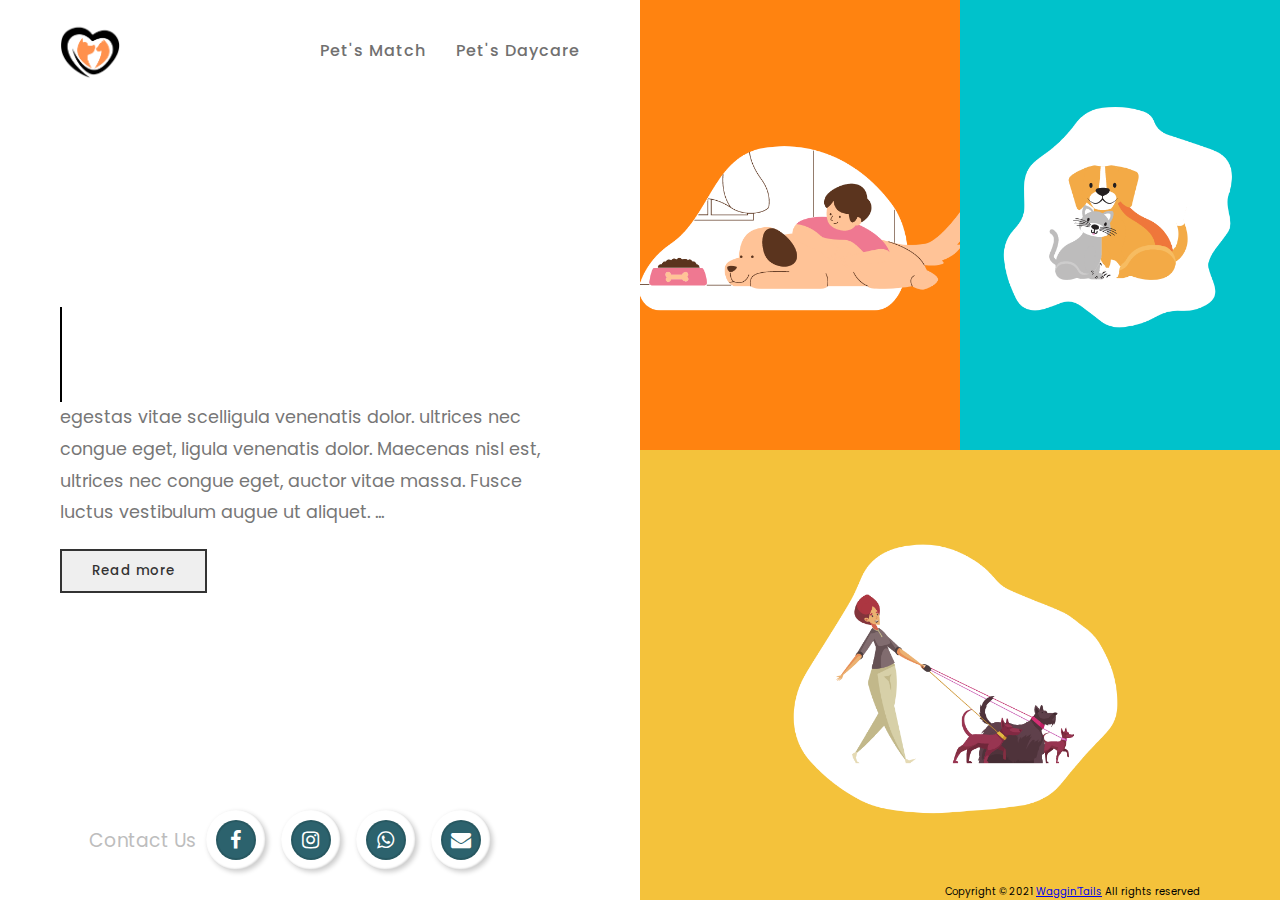
<file: index.html>
<!DOCTYPE html>
<html lang="en">

<head>
  <meta charset="UTF-8">
  <meta name="viewport" content="width=device-width, initial-scale=1.0">
  <meta http-equiv="X-UA-Compatible" content="ie=edge">
  <style>
  </style>
  <link rel="stylesheet" href="css/style.css">
  <link rel="stylesheet" href="https://cdnjs.cloudflare.com/ajax/libs/font-awesome/4.7.0/css/font-awesome.min.css">
  <title>FrontMain</title>
</head>

<body>
  <section class="banner">
    <div class="box content">
      <header>
        <img src="images/Black and Blue Lighting Bolt Edm Music Logo (1).png" alt="Waggin' Tails Logo" width="60" height="60" class="logo">
        <ul>
          <li><a href="2-1SignupPM.html" target="_blank">Pet's Match</a></li>
          <li><a href="2-2SignupV.html" target="_blank">Pet's Daycare</a></li>
        </ul>
      </header>

      <div class="contentBox">
        <h2>WAGGIN' TAILS</h2>
        <p> egestas vitae scelligula venenatis dolor. ultrices nec congue eget,
          ligula venenatis dolor. Maecenas nisl est, ultrices nec congue eget,
          auctor vitae massa. Fusce luctus vestibulum augue ut aliquet.
          <span id="dots">...</span><span id="more">erisque enim
            Nunc sagittis dictum nisi, sed ullamcorper ipsum dignissim ac. In at libero
            sed nunc venenatis imperdiet sed ornare turpis. Donec vitae dui eget tellus
            gravida venenatis. Integer fringilla congue eros non fermentum. Sed dapibus
            pulvinar nibh tempor porta.</span>
        </p>
        <button onclick="myFunction()" id="myBtn">Read more</button>
      </div>
      <ul class="sci">


        <h3>Contact Us</h3>

        <li><a href="#"><i class="fa fa-facebook" aria-hidden="true"></i></a></li>
        <li><a href="#"><i class="fa fa-instagram" aria-hidden="true"></i></a></li>
        <li><a href="#"><i class="fa fa-whatsapp" aria-hidden="true"></i></a></li>
        <li><a href="#"><i class="fa fa-envelope" aria-hidden="true"></i></a></li>
        <br>

      </ul>
      <!-- <div class="bottom">
          <p>Copyright © 2021 <a href="#">Waggin'Tails</a> All rights reserved</p>
      </div> -->
    </div>
    <div class="box images">
      <div class="imgBx">
        <img src="images/Copy of Brown Geometric Flower Bloom Beauty Logo.png" alt="1">
      </div>
      <div class="imgBx">
        <img src="images/Copy of Black Geometric Flower Bloom Beauty Logo.png" alt="2">
      </div>
      <div class="imgBx">
        <img src="images/Copy of Brown & Pink Minimalist Gardening Line Art Logo.png" alt="3">
        <!-- <a href="#" class="btn">Volunteer Login</a> -->
        <div class="bottom">
            <p>Copyright © 2021 <a href="#">Waggin'Tails</a> All rights reserved</p>
        </div>
      </div>

    </div>
  </section>

  <script>
    function myFunction() {
      var dots = document.getElementById("dots");
      var moreText = document.getElementById("more");
      var btnText = document.getElementById("myBtn");

      if (dots.style.display === "none") {
        dots.style.display = "inline";
        btnText.innerHTML = "Read more";
        moreText.style.display = "none";
      } else {
        dots.style.display = "none";
        btnText.innerHTML = "Read less";
        moreText.style.display = "inline";
      }
    }
  </script>

</body>

</html>
</file>
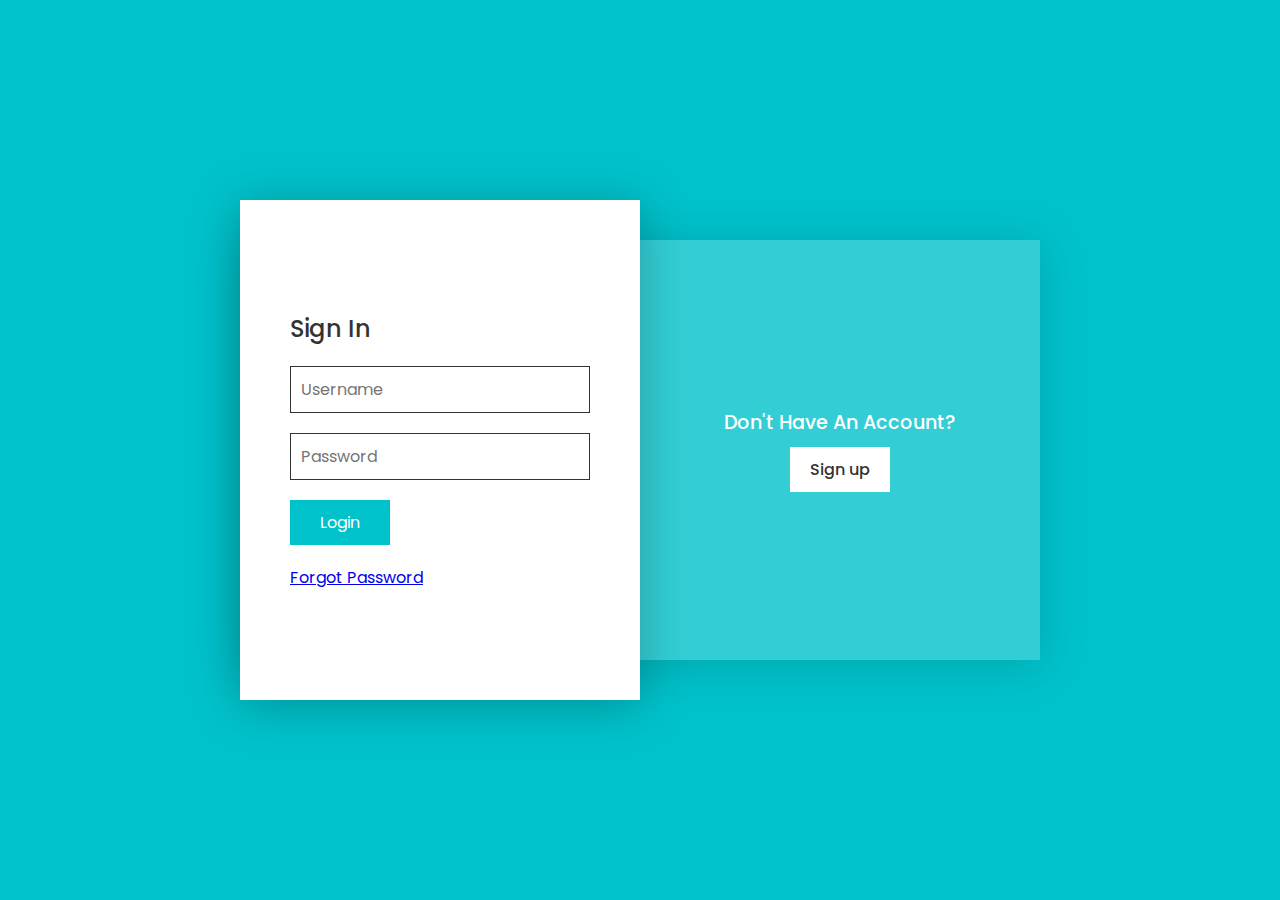
<file: 2-1SignupPM.html>
<!DOCTYPE html>
<html lang="en">
<head>
  <meta charset="UTF-8">
  <meta name="viewport" content="width=device-width, initial-scale=1.0">
  <meta http-equiv="X-UA-Compatible" content="ie=edge">
  <link rel="stylesheet" href="css/2-1SignupPM.css">
  <title>Register</title>
</head>
<body>
  <!-- <form action="https://google.com">
    <input type="submit" value="Go to Google" />
</form> -->

  <div class="container">
      <div class="blueBg">
        <div class="box signin">
          <h2>Already Have An Account?</h2>
          <button class="signinBtn">Sign in</button>
        </div>
        <div class="box signup">
          <h2>Don't Have An Account?</h2>
          <button class="signupBtn">Sign up</button>
        </div>
      </div>
      <div class="formBx">
        <div class="form signinForm">
          <form action="memberArea.html">
            <h3>Sign In</h3>
            <input type="text" id="pwd" placeholder="Username" required name="pwd">
            <input type="password" id="pwd" placeholder="Password" required name="pwd">
            <input type="submit" value="Login" />
            <!-- <input type="submit" value="Login For Pet's Daycare"> -->
            <a href="#" class="forgot">Forgot Password</a>
          </form>
        </div>
        <div class="form signupForm">
          <form action="memberArea.html">
            <h3>Sign Up</h3>
            <input type="text" id="pwd" placeholder="Username" required name="pwd">
            <input type="email" id="pwd" placeholder="Email Address" required name="pwd">
            <input type="password" id="pwd" placeholder="Password" required name="pwd">
            <input type="password" id="pwd" placeholder="Confirm Password" required name="pwd">
            <input type="submit" value="Register">
            <!-- <input type="submit" value="Register For Pet's Daycare"> -->
          </form>
        </div>
      </div>
    </div>

    <script>
      const signinBtn = document.querySelector('.signinBtn');
      const signupBtn = document.querySelector('.signupBtn');
      const formBx = document.querySelector('.formBx');
      const body = document.querySelector('body');

      signupBtn.onclick = function(){
        formBx.classList.add('active')
        body.classList.add('active')
      }

      signinBtn.onclick = function(){
        formBx.classList.remove('active')
        body.classList.remove('active')
      }

    </script>
</body>
</html>
</file>
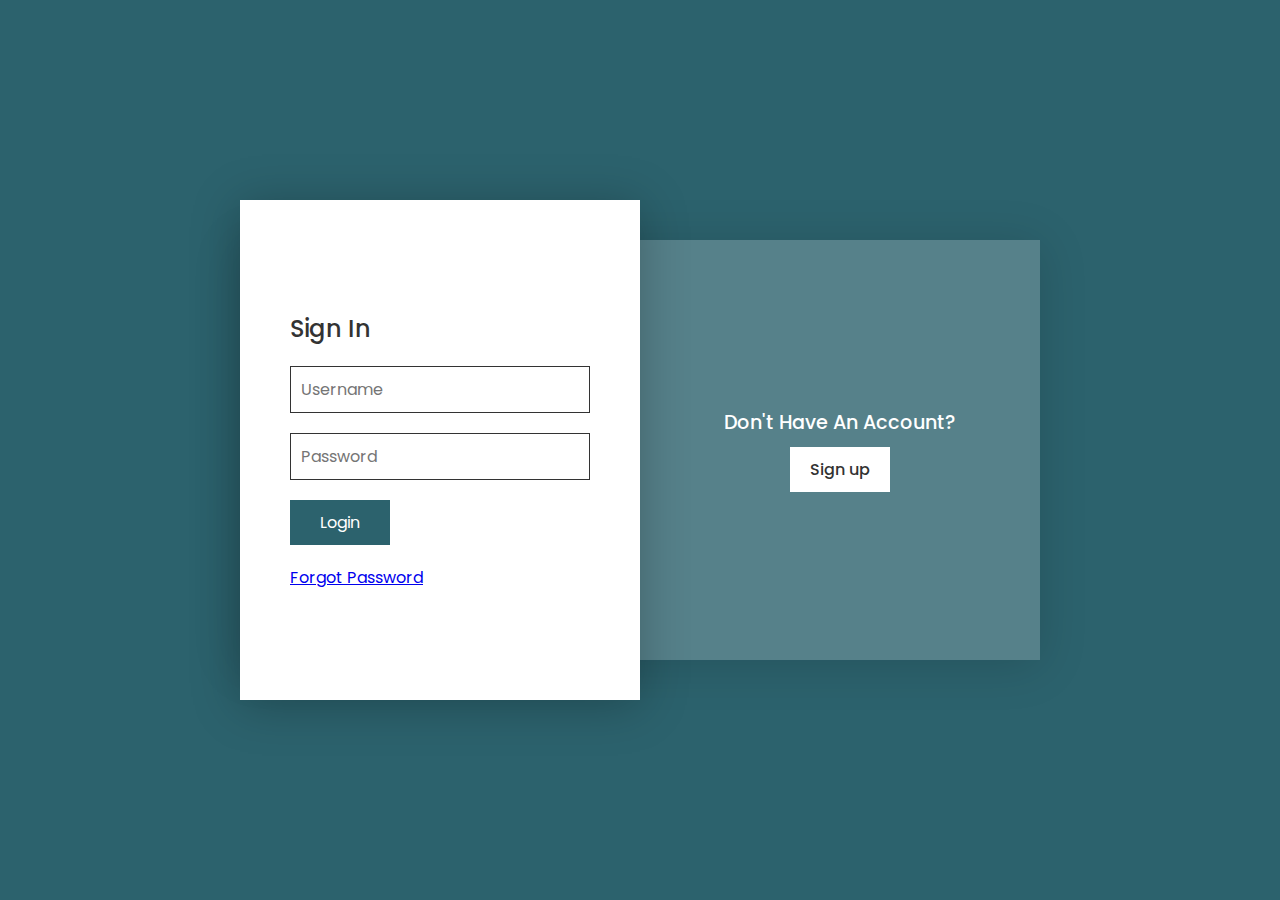
<file: 2-2SignupV.html>
<!DOCTYPE html>
<html lang="en">
<head>
  <meta charset="UTF-8">
  <meta name="viewport" content="width=device-width, initial-scale=1.0">
  <meta http-equiv="X-UA-Compatible" content="ie=edge">
  <link rel="stylesheet" href="css/2-2SignupV.css">
  <title>Register</title>
</head>
<body>

  <div class="container">
      <div class="blueBg">
        <div class="box signin">
          <h2>Already Have An Account?</h2>
          <button class="signinBtn">Sign in</button>
        </div>
        <div class="box signup">
          <h2>Don't Have An Account?</h2>
          <button class="signupBtn">Sign up</button>
        </div>
      </div>
      <div class="formBx">
        <div class="form signinForm">
          <form action="1vmemberArea.html">
            <h3>Sign In</h3>
            <input type="text" id="pwd" placeholder="Username" required name="pwd">
            <input type="password" id="pwd" placeholder="Password" required name="pwd">
            <a href="vmemberArea.html" target="_blank">
              <input type="submit" value="Login">
            </a>
            <!-- <input type="submit" value="Login For Pet's Daycare"> -->
            <a href="#" class="forgot">Forgot Password</a>
          </form>
        </div>

        <div class="form signupForm">
          <form action="1vmemberArea.html">
            <h3>Sign Up</h3>
            <input type="text" id="pwd" placeholder="Username" required name="pwd">
            <input type="email" id="pwd" placeholder="Email Address" required name="pwd">
            <input type="password" id="pwd" placeholder="Password" required name="pwd">
            <input type="password" id="pwd" placeholder="Confirm Password" required name="pwd">
            <input type="submit" value="Register">
            <!-- <input type="submit" value="Register For Pet's Daycare"> -->
          </form>
        </div>
      </div>
    </div>
    <script>

      const signinBtn = document.querySelector('.signinBtn');
      const signupBtn = document.querySelector('.signupBtn');
      const formBx = document.querySelector('.formBx');
      const body = document.querySelector('body');

      signupBtn.onclick = function(){
        formBx.classList.add('active')
        body.classList.add('active')
      }

      signinBtn.onclick = function(){
        formBx.classList.remove('active')
        body.classList.remove('active')
      }

    </script>
</body>
</html>
</file>
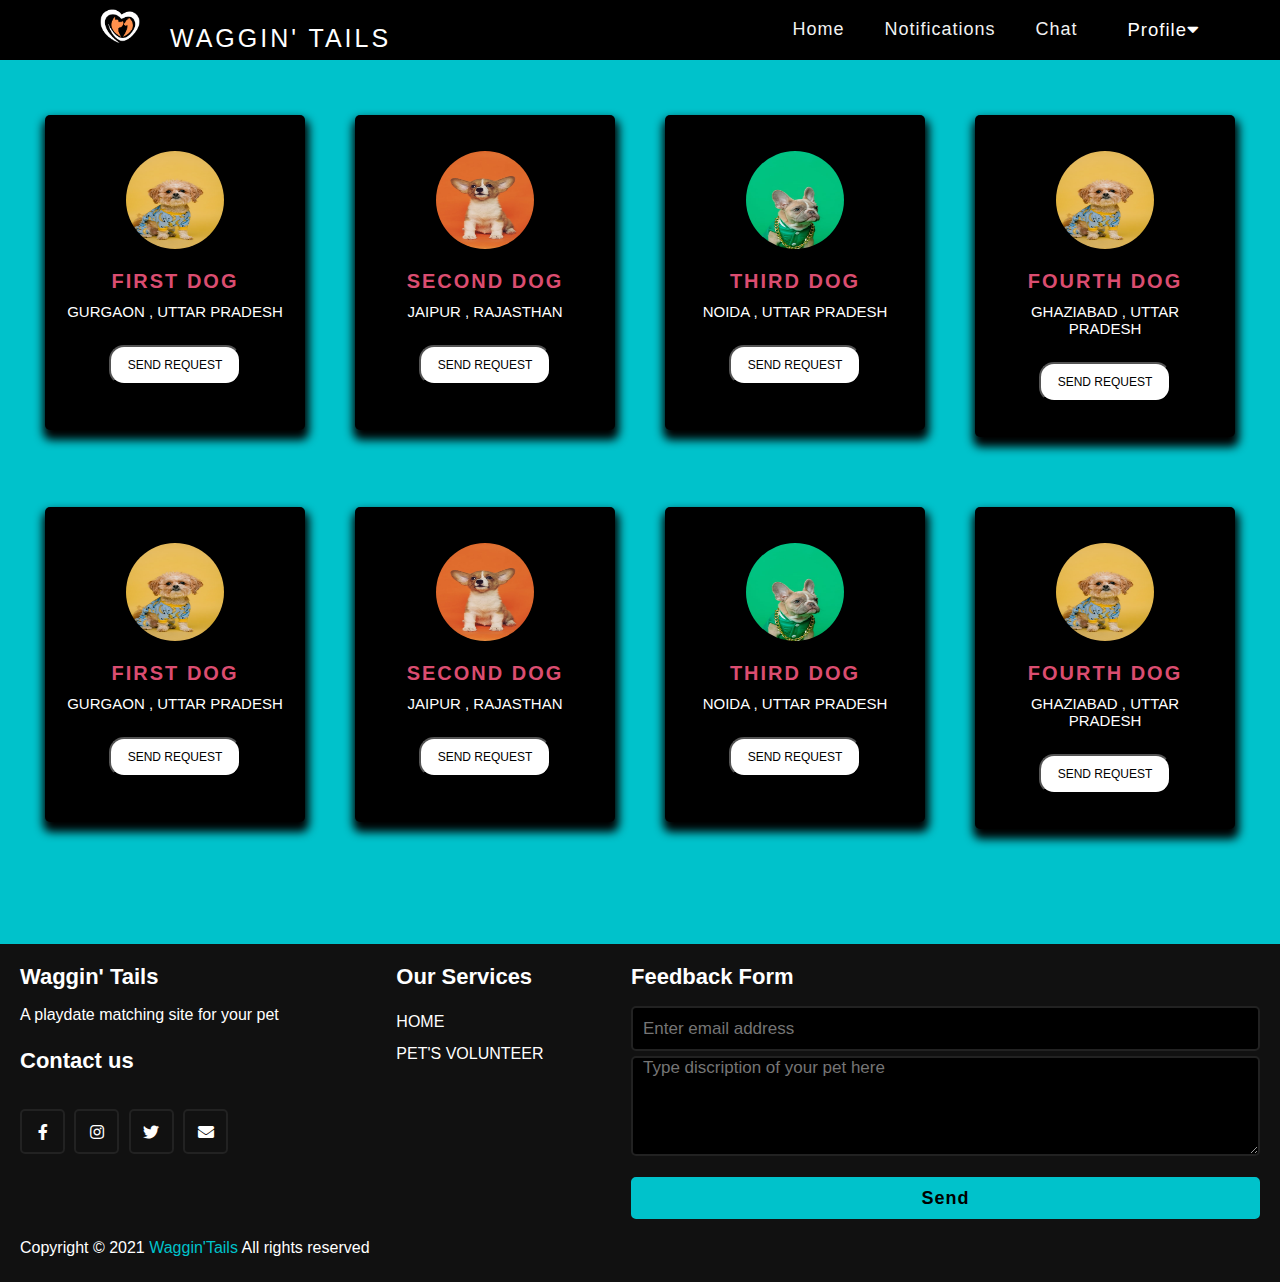
<file: memberArea.html>
<!DOCTYPE html>
<html lang="en">

<head>
    <meta charset="UTF-8">
    <meta http-equiv="X-UA-Compatible" content="IE=edge">
    <meta name="viewport" content="width=device-width, initial-scale=1.0">
    <link rel="stylesheet" href="https://cdnjs.cloudflare.com/ajax/libs/font-awesome/5.15.2/css/all.min.css" />
    <title>Document</title>
    <link rel="stylesheet" type="text/css" href="css/memberArea.css">
</head>

<body>
    <div class="wrapper">
        <div class="header">
            <nav>
                <div class="heading"><img src="images/Ash Grey Movie Logo.png" style="width: 40px; height: 40px;"><a>WAGGIN' TAILS</a></div>
                <input type="checkbox" id="click">
                <label for="click" class="menu-btn">
                  <i class="fas fa-bars"></i>
                </label>
                <ul>
                    <li><a href="1MainPageWT.html">Home</a></li>
                    <li><a href="#">Notifications</a></li>
                    <li><a href="#">Chat</a></li>
                    <li>
                        <div class="dropdown">
                            <button class="dropbtn">Profile<i class="fa fa-caret-down"></i></button>
                            <div class="dropdown-content">
                                <a href="3-1PetsProfilePM\index.html">Edit pet profile</a>
                                <a href="UserProfile.html">User profile</a>
                            </div>
                        </div>
                    </li>
                </ul>
            </nav>
        </div>
        <div class="cards_wrap">
            <div class="card_item">
                <div class="card_inner">
                    <div><img class="image" src="images/dog14.jpg"></div>
                    <div class="role_name">FIRST DOG</div>
                    <div class="place_name">GURGAON , UTTAR PRADESH</div>
                    <div class="button">
                        <button class="btn">SEND REQUEST</button>
                    </div>
                </div>
            </div>
            <div class="card_item">
                <div class="card_inner">
                    <div><img class="image" src="images/dog4.jpg"></div>
                    <div class="role_name">SECOND DOG</div>
                    <div class="place_name">JAIPUR , RAJASTHAN</div>
                    <div class="button">
                        <button class="btn">SEND REQUEST</button>
                    </div>
                </div>
            </div>
            <div class="card_item">
                <div class="card_inner">
                    <div><img class="image" src="images/dog6.jpg"></div>
                    <div class="role_name">THIRD DOG</div>
                    <div class="place_name">NOIDA , UTTAR PRADESH</div>
                    <div class="button">
                        <button class="btn">SEND REQUEST</button>
                    </div>
                </div>
            </div>
            <div class="card_item">
                <div class="card_inner">
                    <div><img class="image" src="images/dog14.jpg"></div>
                    <div class="role_name">FOURTH DOG</div>
                    <div class="place_name">GHAZIABAD , UTTAR PRADESH</div>
                    <div class="button">
                        <button class="btn">SEND REQUEST</button>
                    </div>
                </div>
            </div>
            <div class="card_item">
                <div class="card_inner">
                    <div><img class="image" src="images/dog14.jpg"></div>
                    <div class="role_name">FIRST DOG</div>
                    <div class="place_name">GURGAON , UTTAR PRADESH</div>
                    <div class="button">
                        <button class="btn">SEND REQUEST</button>
                    </div>
                </div>
            </div>
            <div class="card_item">
                <div class="card_inner">
                    <div><img class="image" src="images/dog4.jpg"></div>
                    <div class="role_name">SECOND DOG</div>
                    <div class="place_name">JAIPUR , RAJASTHAN</div>
                    <div class="button">
                        <button class="btn">SEND REQUEST</button>
                    </div>
                </div>
            </div>
            <div class="card_item">
                <div class="card_inner">
                    <div><img class="image" src="images/dog6.jpg"></div>
                    <div class="role_name">THIRD DOG</div>
                    <div class="place_name">NOIDA , UTTAR PRADESH</div>
                    <div class="button">
                        <button class="btn">SEND REQUEST</button>
                    </div>
                </div>
            </div>
            <div class="card_item">
                <div class="card_inner">
                    <div><img class="image" src="images/dog14.jpg"></div>
                    <div class="role_name">FOURTH DOG</div>
                    <div class="place_name">GHAZIABAD , UTTAR PRADESH</div>
                    <div class="button">
                        <button class="btn">SEND REQUEST</button>
                    </div>
                </div>
            </div>
        </div>
        <footer>
            <div class="content">
                <div class="left">
                    <div class="upper">
                        <div class="topic">Waggin' Tails</div>
                        <p> A playdate matching site for your pet </p>
                    </div>
                    <div class="lower">
                        <div class="topic">Contact us</div>
                        <div class="media-icons">
                            <a href="#"><i class="fab fa-facebook-f"></i></a>
                            <a href="#"><i class="fab fa-instagram"></i></a>
                            <a href="#"><i class="fab fa-twitter"></i></a>
                            <a href="#"><i class="fas fa-envelope"></i></a>
                        </div>
                    </div>
                </div>
                <div class="middle">
                    <div class="topic">Our Services</div>
                    <div><a href="#">HOME</a></div>
                    <div><a href="#">PET'S VOLUNTEER</a></div>
                </div>
                <div class="right">
                    <div class="topic">Feedback Form</div>
                    <form action="#">
                        <div id="box"><input type="email" placeholder="Enter email address"></div>
                        <div id="box"></div><textarea required name="myText" placeholder="Type discription of your pet here" cols="60" rows="5"></textarea>
                        <div>

                            <input type="submit" name="" value="Send">
                    </form>
                    </div>
                </div>
                <div class="bottom">
                    <p>Copyright © 2021 <a href="#">Waggin'Tails</a> All rights reserved</p>
                </div>
        </footer>

</body>

</html>
</file>
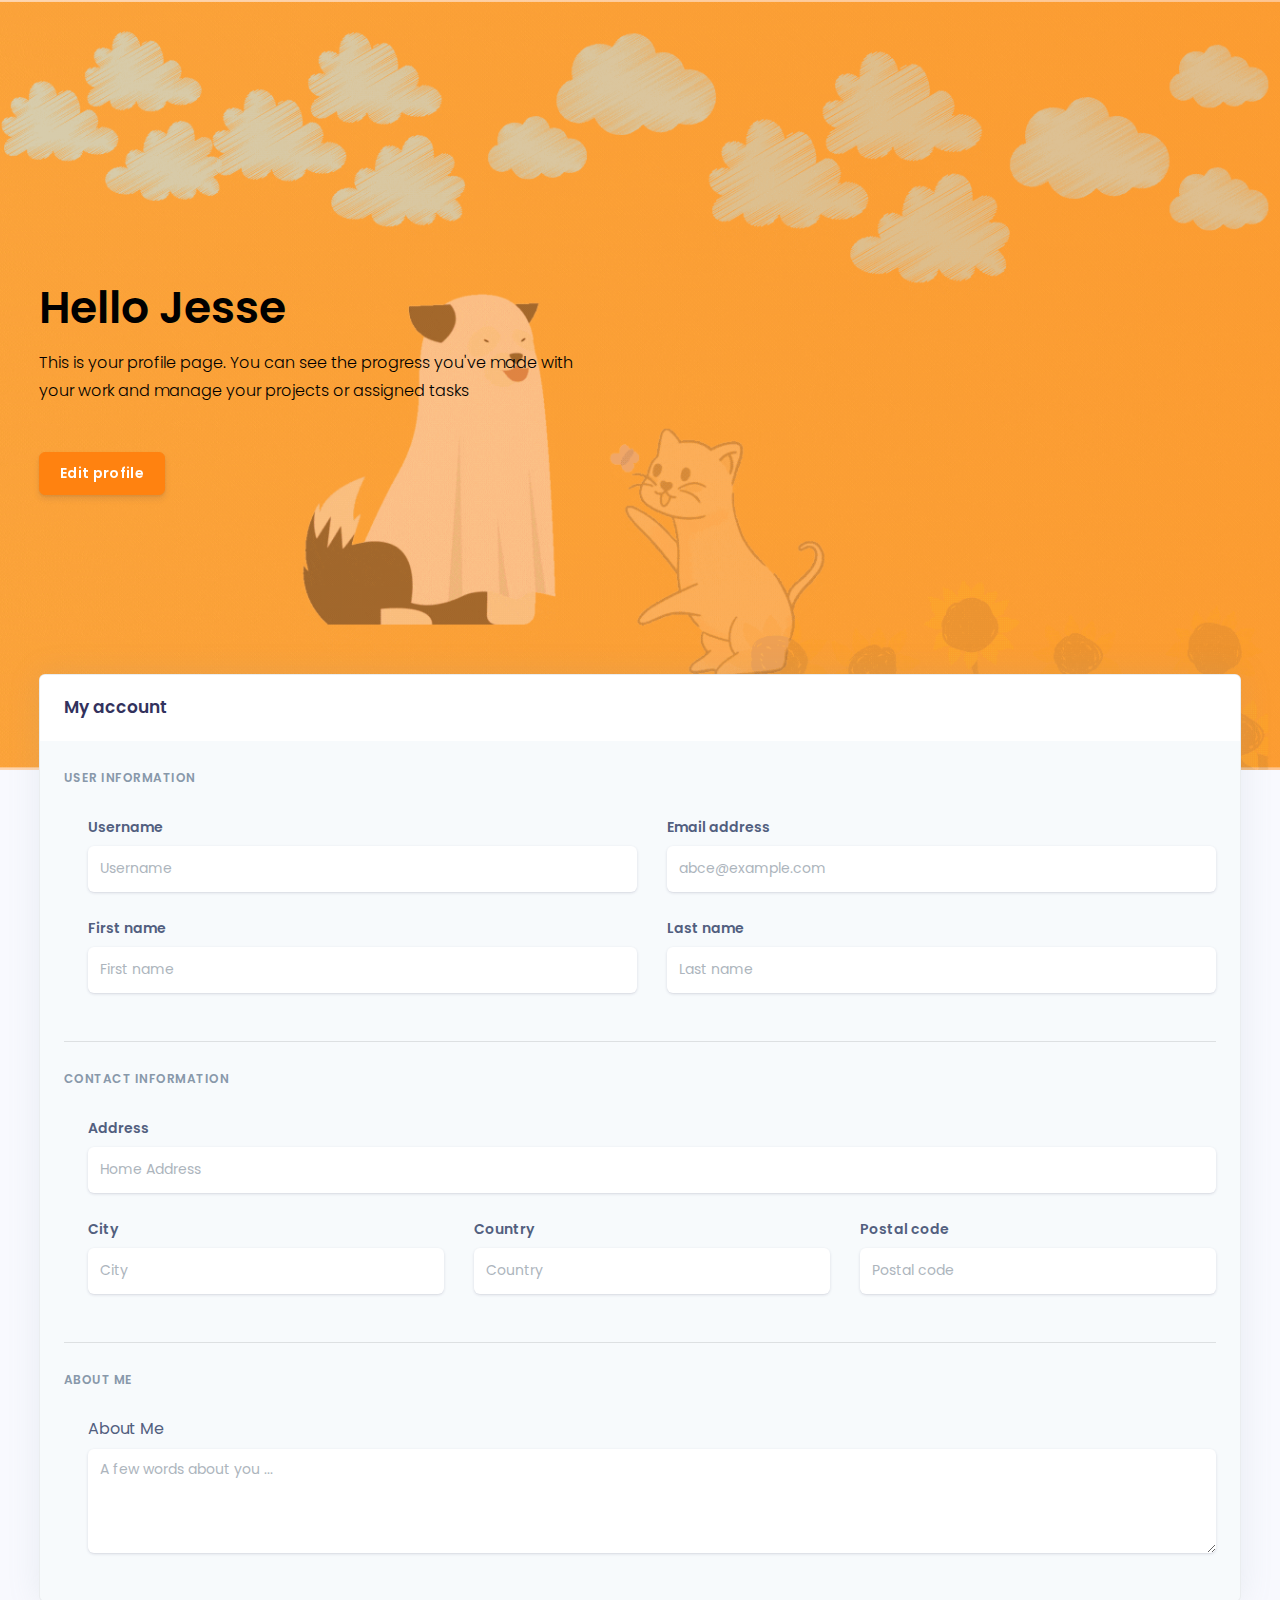
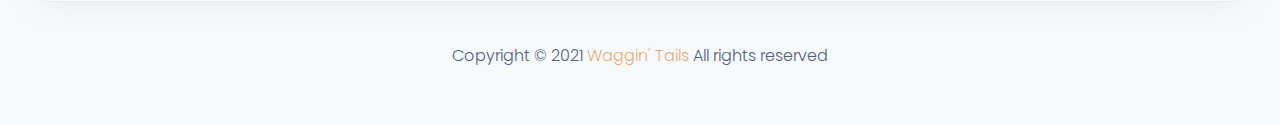
<file: UserProfile.html>
<!DOCTYPE html>
<html lang="en">
<head>
  <meta charset="UTF-8">
  <meta name="viewport" content="width=device-width, initial-scale=1.0">
  <meta http-equiv="X-UA-Compatible" content="ie=edge">
  <link rel="stylesheet" href="css/UserProfile.css">
  <link href="https://fonts.googleapis.com/css?family=Open+Sans:300,400,600,700" rel="stylesheet">
  <title>Document</title>
</head>

<body>
  <div class="main-content">



    <div class="header pb-8 pt-5 pt-lg-8 d-flex align-items-center" style="min-height: 770px; background-image: url('images/Yellow and Orange Simple Clean Digital Guess That  Zoomed In Picture Game Fun Presentation.gif'); background-size: cover; background-position: center top;">

      <!-- Mask -->
      <span class="mask bg-gradient-default opacity-8"></span>
      <!-- Header container -->
      <div class="container-fluid d-flex align-items-center">
        <div class="row">
          <div class="col-lg-7 col-md-10">
            <h1 class="display-2 text-white">Hello Jesse</h1>
            <p class="text-white mt-0 mb-5">This is your profile page. You can see the progress you've made with your work and manage your projects or assigned tasks</p>
            <a href="#!" class="btn btn-info">Edit profile</a>
          </div>
        </div>
      </div>
    </div>
    <!-- Page content -->
    <div class="container-fluid mt--7">
      <div class="row">
        <div class="col-xl-8 order-xl-1">
          <div class="card bg-secondary shadow">
            <div class="card-header bg-white border-0">
              <div class="row align-items-center">
                <div class="col-8">
                  <h3 class="mb-0">My account</h3>
                </div>
              </div>
            </div>
            <div class="card-body">
              <form>
                <h6 class="heading-small text-muted mb-4">User information</h6>
                <div class="pl-lg-4">
                  <div class="row">
                    <div class="col-lg-6">
                      <div class="form-group focused">
                        <label class="form-control-label" for="input-username">Username</label>
                        <input type="text" id="input-username" class="form-control form-control-alternative" placeholder="Username">
                      </div>
                    </div>
                    <div class="col-lg-6">
                      <div class="form-group">
                        <label class="form-control-label" for="input-email">Email address</label>
                        <input type="email" id="input-email" class="form-control form-control-alternative" placeholder="abce@example.com">
                      </div>
                    </div>
                  </div>
                  <div class="row">
                    <div class="col-lg-6">
                      <div class="form-group focused">
                        <label class="form-control-label" for="input-first-name">First name</label>
                        <input type="text" id="input-first-name" class="form-control form-control-alternative" placeholder="First name">
                      </div>
                    </div>
                    <div class="col-lg-6">
                      <div class="form-group focused">
                        <label class="form-control-label" for="input-last-name">Last name</label>
                        <input type="text" id="input-last-name" class="form-control form-control-alternative" placeholder="Last name">
                      </div>
                    </div>
                  </div>
                </div>
                <hr class="my-4">
                <!-- Address -->
                <h6 class="heading-small text-muted mb-4">Contact information</h6>
                <div class="pl-lg-4">
                  <div class="row">
                    <div class="col-md-12">
                      <div class="form-group focused">
                        <label class="form-control-label" for="input-address">Address</label>
                        <input id="input-address" class="form-control form-control-alternative" placeholder="Home Address" type="text">
                      </div>
                    </div>
                  </div>
                  <div class="row">
                    <div class="col-lg-4">
                      <div class="form-group focused">
                        <label class="form-control-label" for="input-city">City</label>
                        <input type="text" id="input-city" class="form-control form-control-alternative" placeholder="City">
                      </div>
                    </div>
                    <div class="col-lg-4">
                      <div class="form-group focused">
                        <label class="form-control-label" for="input-country">Country</label>
                        <input type="text" id="input-country" class="form-control form-control-alternative" placeholder="Country">
                      </div>
                    </div>
                    <div class="col-lg-4">
                      <div class="form-group">
                        <label class="form-control-label" for="input-country">Postal code</label>
                        <input type="number" id="input-postal-code" class="form-control form-control-alternative" placeholder="Postal code">
                      </div>
                    </div>
                  </div>
                </div>
                <hr class="my-4">
                <!-- Description -->
                <h6 class="heading-small text-muted mb-4">About me</h6>
                <div class="pl-lg-4">
                  <div class="form-group focused">
                    <label>About Me</label>
                    <textarea rows="4" class="form-control form-control-alternative" placeholder="A few words about you ..."></textarea>
                  </div>
                </div>
              </form>
            </div>
          </div>
        </div>
      </div>
    </div>
  </div>
  <footer class="footer">
    <div class="row align-items-center justify-content-xl-between">
      <div class="col-xl-6 m-auto text-center">
        <div class="copyright">
        <p>Copyright © 2021 <a href="#">Waggin' Tails</a> All rights reserved</p>
        </div>
      </div>
    </div>
  </footer>
</body>

</html>
</file>
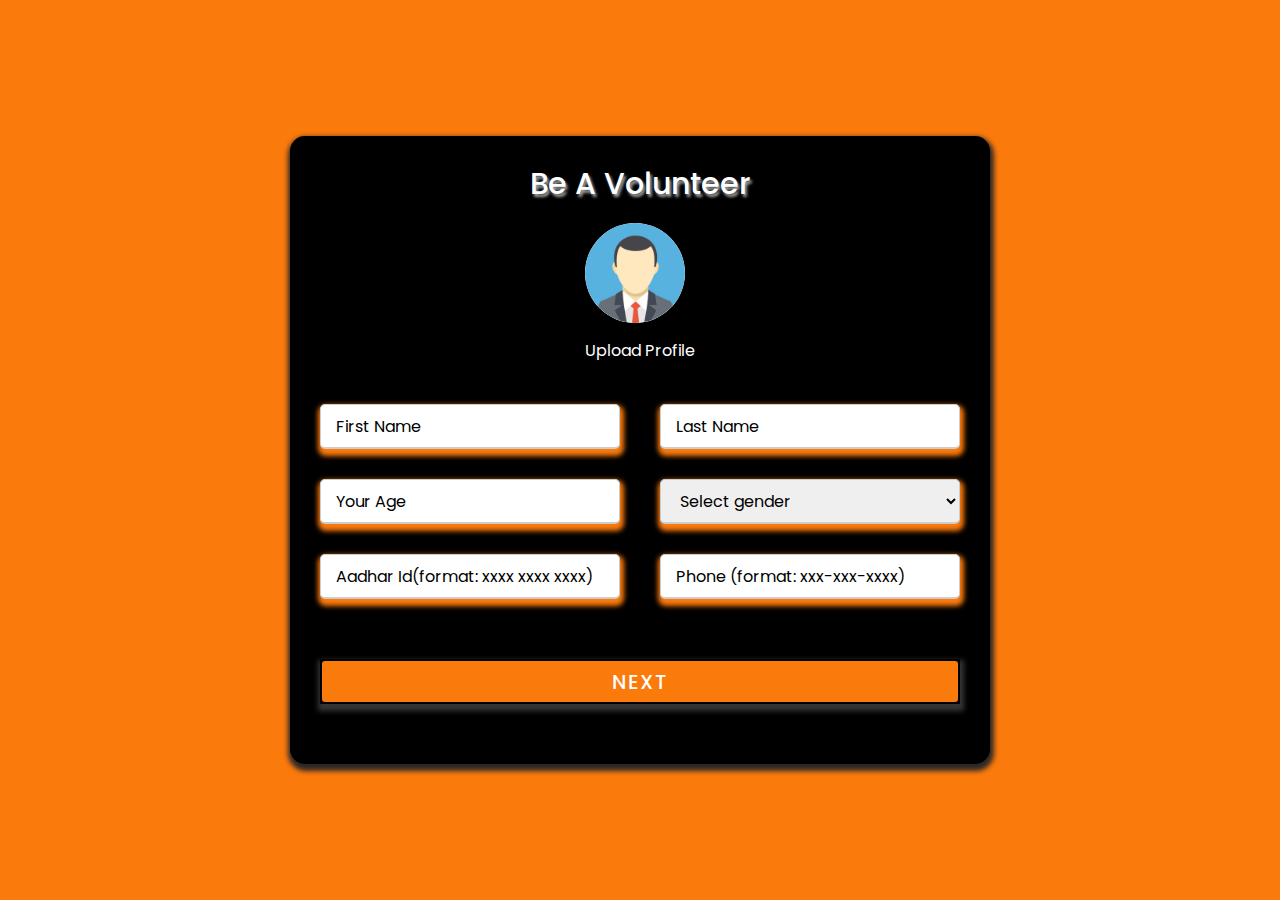
<file: volunteerSignup.html>
<!DOCTYPE html>
<html lang="en">

<head>
    <meta charset="UTF-8">
    <meta http-equiv="X-UA-Compatible" content="IE=edge">
    <meta name="viewport" content="width=device-width, initial-scale=1.0">
    <link rel="stylesheet" type="text/css" href="css/volunteerSignup.css">
    <title>Volunteer 1</title>
</head>

<body>
    <div class="container">
        <div class="title">Be A Volunteer</div>
        <div class="profile">
            <div class="profile-image">
                <div class="profile-images-card">
                    <div class="profile-images">
                        <img src="images/card-img.jpg" id="upload-img">
                    </div>
                    <div class="custom-file">
                        <label for="fileupload">Upload Profile</label>
                        <input type="file" id="fileupload">
                    </div>
                </div>
            </div>
        </div>
        <div class="content">
            <form action="#">
                <div class="volunteer-details">
                    <div class="input-box">
                        <span class="details"></span>
                        <input type="text" placeholder="First Name" required>
                    </div>

                    <div class="input-box">
                        <span class="details"></span>
                        <input type="text" placeholder="Last Name" required>
                    </div>

                    <div class="input-box">
                        <span class="details"></span>
                        <input type="number" placeholder="Your Age" required>
                    </div>


                    <div class="input-box">
                        <span class="details"></span>
                        <select name="gender">
                            <option selected disabled required>Select gender</option>
                            <option value="male">MALE</option>
                            <option value="female">FEMALE</option>
                            <option value="female">OTHER</option>
                        </select>
                    </div>

                    <div class="input-box">
                        <span class="details"></span>
                        <input type="text" pattern="^\d{4}-\d{4}-\d{4}$" required name="aadhar" placeholder="Aadhar Id(format: xxxx xxxx xxxx)">
                    </div>

                    <div class="input-box">
                        <span class="details"></span>
                        <input type="tel" pattern="^\d{3}-\d{3}-\d{4}$" placeholder="Phone (format: xxx-xxx-xxxx)" required>
                    </div>
                </div>
                <div class="button">
                    <button class="btn"><a href="volunteerSignup2.html">NEXT</a></button>
                </div>
            </form>
        </div>
    </div>

    <script src="jquery-latest.min.js"></script>
    <script>
        $(function() {
            $("#fileupload").change(function(event) {
                var x = URL.createObjectURL(event.target.files[0]);
                $("#upload-img").attr("src", x);
                console.log(event);
            });
        })
    </script>
</body>

</html>
</file>
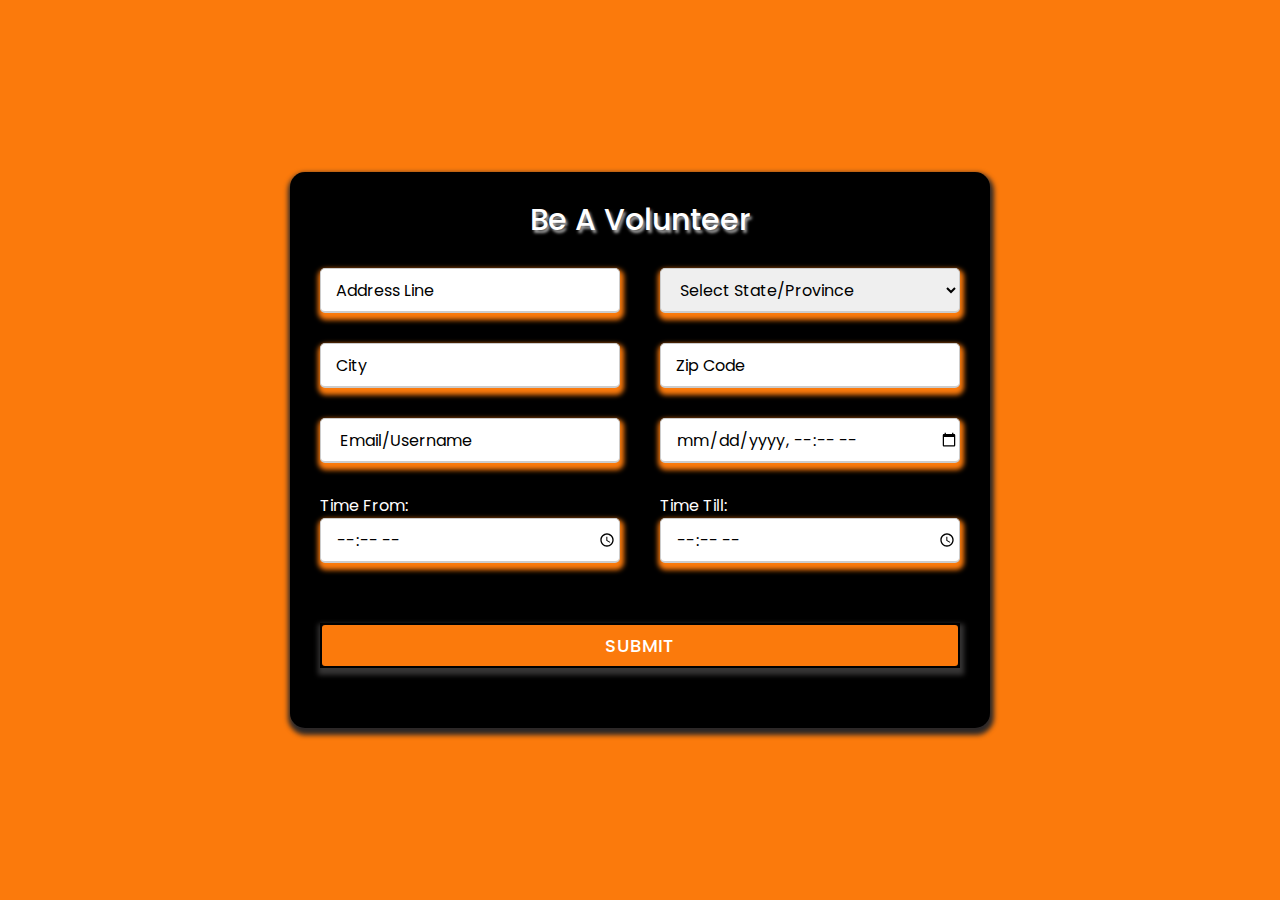
<file: volunteerSignup2.html>
<!DOCTYPE html>
<html lang="en">

<head>
    <meta charset="UTF-8">
    <meta http-equiv="X-UA-Compatible" content="IE=edge">
    <meta name="viewport" content="width=device-width, initial-scale=1.0">
    <link rel="stylesheet" type="text/css" href="css/volunteerSignup.css">
    <title>volunteer 2</title>
</head>

<body>
    <div class="container">
        <div class="title">Be A Volunteer</div>
        <div class="content">
            <form action="#">
                <div class="volunteer-details">
                    <div class="input-box">
                        <span class="details"></span>
                        <input type="text" placeholder="Address Line" required>
                    </div>
                    <div class="input-box">
                        <span class="details"></span>
                        <select name="state">
                            <option selected disabled required>Select State/Province</option>
                            <option value="Andaman and Nicobar Islands">Andaman and Nicobar Islands</option>
                            <option value="Andhra Pradesh">Andhra Pradesh</option>
                            <option value="Arunachal Pradesh">Arunachal Pradesh</option>
                            <option value="Assam">Assam</option>
                            <option value="Bihar">Bihar</option>
                            <option value="Chandigarh">Chandigarh</option>
                            <option value="Chhattisgarh">Chhattisgarh</option>
                            <option value="Dadra and Nagar Haveli">Dadra and Nagar Haveli</option>
                            <option value="Daman and Diu">Daman and Diu</option>
                            <option value="Delhi">Delhi</option>
                            <option value="Goa">Goa</option>
                            <option value="Gujarat">Gujarat</option>
                            <option value="Haryana">Haryana</option>
                            <option value="Himachal Pradesh">Himachal Pradesh</option>
                            <option value="Jammu and Kashmir">Jammu and Kashmir</option>
                            <option value="Jharkhand">Jharkhand</option>
                            <option value="Karnataka">Karnataka</option>
                            <option value="Kerala">Kerala</option>
                            <option value="Lakshadweep">Lakshadweep</option>
                            <option value="Madhya Pradesh">Madhya Pradesh</option>
                            <option value="Maharashtra">Maharashtra</option>
                            <option value="Manipur">Manipur</option>
                            <option value="Meghalaya">Meghalaya</option>
                            <option value="Mizoram">Mizoram</option>
                            <option value="Nagaland">Nagaland</option>
                            <option value="Orissa">Orissa</option>
                            <option value="Pondicherry">Pondicherry</option>
                            <option value="Punjab">Punjab</option>
                            <option value="Rajasthan">Rajasthan</option>
                            <option value="Sikkim">Sikkim</option>
                            <option value="Tamil Nadu">Tamil Nadu</option>
                            <option value="Tripura">Tripura</option>
                            <option value="Uttaranchal">Uttaranchal</option>
                            <option value="Uttar Pradesh">Uttar Pradesh</option>
                            <option value="West Bengal">West Bengal</option>
                        </select>
                    </div>

                    <div class="input-box">
                        <span class="details"></span>
                        <input type="text" placeholder="City" required>

                    </div>
                    <div class="input-box">
                        <span class="details"></span>
                        <input type="text" placeholder="Zip Code" required>
                    </div>
                    <div class="input-box">
                        <span class="details"></span>
                        <input type="email" placeholder=" Email/Username" required>
                    </div>
                    <div class="input-box">
                        <span class="details"></span>
                            <input type="datetime-local" id="datetime" name="datetime" placeholder="From: Date-Time" required>
                    </div>
                    <div class="input-box">
                        <span class="details"></span>
                        <p style="color:white;">Time From:</p>
                        <input type="time" id="appt" name="appt" required>
                    </div>
                    <div class="input-box">
                        <span class="details"></span>
                        <p style="color:white;">Time Till:</p>
                        <input type="time" id="appt" name="appt" required>
                    </div>
                </div>
                <div class="button">
                    <input type="submit" value="SUBMIT">
                </div>
            </form>
        </div>
    </div>
</body>

</html>
</file>
<file: css/style.css>
@import url('https://fonts.googleapis.com/css?family=Poppins:100,200,300,400,500,600,700,800,900');

#more {
  display: none;
}

* {
  margin: 0;
  padding: 0;
  box-sizing: border-box;
  font-family: 'Poppins', sans-serif;
}

.banner {
  display: grid;
  grid-template-columns: 1fr 1fr;
}

.banner .box {
  position: relative;
  height: 100vh;
}

.banner .box:last-child {
  background: #ff0;
}

header {
  position: absolute;
  top: 0;
  left: 0;
  width: 100%;
  padding: 20px 60px;
  display: flex;
  justify-content: space-between;
  align-items: center;
}

.logo {
  position: relative;
  font-size: 1.4em;
  color: #111;
  font-family: 700;
  text-decoration: none;
}

header ul {
  display: flex;
}

header ul li {
  list-style: none;
  margin-left: 30px;
}

header ul li a {
  text-decoration: none;
  font-weight: 500;
  color: #717070;
  letter-spacing: 1px;
}

header ul li a:hover {
  color: #322;
}

.content {
  display: flex;
  justify-content: center;
  align-items: center;
  padding: 30px 60px;
  /* padding: 60px; */
}
.bottom {
  /* position: absolute;
  bottom: 0px;
  /* right: 145px; */
  /* text-align: center; */
  position: absolute;
  display: flex;
  justify-content: center;
  align-items: center;
  bottom: 0px;
  right: 80px;
  font-size: 10px;
}
.bottom p{
  text-align: center;
}

/* ----------------------------- */
.contentBox h2 {
  width: 0ch;
  overflow: hidden;
  white-space: nowrap;
  animation: text 6s steps(12) infinite;
  border-right: 2px solid black;
}
@keyframes text {
  0%{
    width: 0ch;

  }
  50%{
    width: 12ch;
  }
}

/* ------------------------------------------- */
.content h2 {
  font-size: 4em;
  color: #2c626d;
}

.content p {
  font-size: 1.1em;
  color: #777;
  line-height: 1.8em;
}

.btn {
  position: absolute;
  top: 80%;
  left: 50%;
  transform: translate(-50%, -50%);
  display: inline-block;
  font-size: 0.9em;
  margin-top: 20px;
  background: #333;
  color: #fff;
  text-decoration: none;
  font-weight: 500;
  border: 2px solid #333;
  padding: 10px 30px;
  letter-spacing: 1px;
  transition: 0.5s;
  border-radius: 50px;
}

.btn:hover {
  background: #fff;
  border: 2px solid #333;
  color: #333;
  letter-spacing: 0.5px;
}

#myBtn {
  display: inline-block;
  /* font-size: 1.1em; */
  margin-top: 20px;
  color: #333;
  text-decoration: none;
  font-weight: 500;
  border: 2px solid #333;
  padding: 10px 30px;
  letter-spacing: 1px;
  transition: 0.5s;
}

#myBtn:hover {
  background: #333;
  color: #fff;
  letter-spacing: 2px;
}

.sci {
  position: absolute;
  display: flex;
  width: 90%;
  justify-content: center;
  align-items: center;
  bottom: 30px;
  right: 60px;

}

.sci h3 {
  font-weight: 400;
  color: #bdbdbd;
  letter-spacing: 0px;
}

.sci li {
  list-style: none;
  margin-left: 5px;
}

.sci li a {
  position: relative;
  width: 60px;
  height: 60px;
  display: flex;
  justify-content: center;
  align-items: center;
  background: #fff;
  margin: 0 5px;
  text-decoration: none;
  font-size: 20px;
  border-radius: 50%;
  color: #e2e2e2;
  box-shadow: inset -1px -1px 2px rgba(0, 0, 0, 0.2),
    2px 2px 5px rgba(0, 0, 0, 0.2);
  transition: 0.5s;
}

.sci li a .fa {
  color: #fff;
  position: relative;
  /* max-width: 30px; */
  z-index: 1;
}

.sci li a:hover {
  color: #999;
  transform: translateY(-20px);
  box-shadow: inset -1px -1px 2px rgba(0, 0, 0, 0.2),
    2px 24px 10px rgba(0, 0, 0, 0.1);
}

.sci li a:before {
  content: '';
  position: absolute;
  top: 10px;
  left: 10px;
  right: 10px;
  bottom: 10px;
  border-radius: 50%;
  border: 2px solid rgba(0, 0, 0, 0.1);
  background: #2c626d;
}

.images {
  display: flex;
  flex-wrap: wrap;
}

.images .imgBx {
  position: relative;
  width: 50%;
  height: 50vh;
  background: #0f0;
}

.images .imgBx:nth-child(2) {
  background: #00f;
}

.images .imgBx:nth-child(3) {
  width: 100%;
  background: #ff0;
}

.images .imgBx img {
  position: absolute;
  top: 0;
  left: 0;
  width: 100%;
  height: 100%;
  object-fit: cover;
}

/*Now Make It Responsive*/
@media (max-width: 1240px) {
  .banner {
    grid-template-columns: 1fr;
  }

  header {
    padding: 20px 40px;
  }

  .content {
    padding: 40px;
  }

  .banner .box .content {
    height: 70vh;
  }

  .banner .box .images {
    height: auto;
  }
}
@media (max-width: 470px) {
  .header{
    padding:10px 20px;
  }
  .sci h3{
    color: white;
  }
  .content p {
    font-size: 16px;
    color: #777;
    line-height: 1.4em;
}
}
@media (max-width: 600PX) {
  .content h2 {
    font-size: 2em;
  }

  .images .imgBx {
    width: 100%;
    height: 40vh;
  }

  }
</file>
<file: css/2-1SignupPM.css>
@import url('https://fonts.googleapis.com/css?family=Poppins:100,200,300,400,500,600,700,800,900&display=swap');
*
{
  margin: 0;
  padding: 0;
  box-sizing: border-box;
  font-family: 'Poppins', sans-serif;
}
body
{
  display: flex;
  justify-content: center;
  align-items: center;
  min-height: 100vh;
  background: #00c2cb;
  transition: 0.5s;
}
body.active
{
  background: #2c626d;
}
.container
{
  position: relative;
  width: 800px;
  height: 500px;
  margin: 20px;
}
.blueBg
{
  position: absolute;
  top: 40px;
  width: 100%;
  height: 420px;
  display: flex;
  justify-content: center;
  align-items: center;
  background: rgba(255,255,255,0.2);
  box-shadow: 0 5px 45px rgba(0,0,0,0.15);
}
.blueBg .box
{
  position: relative;
  width: 50%;
  height: 100%;
  display: flex;
  justify-content: center;
  align-items: center;
  flex-direction: column;
}
.blueBg .box h2
{
  color: #fff;
  font-size: 1.2em;
  font-weight: 500;
  margin-bottom: 10px;
  /* margin: 50px; */
}
.blueBg .box button
{
  cursor: pointer;
  padding: 10px 20px;
  background: #fff;
  color: #333;
  font-size: 16px;
  font-weight: 500;
  border: none;
}
.formBx
{
  position: absolute;
  top: 0;
  left: 0;
  width: 50%;
  height: 100%;
  background: #fff;
  z-index: 1000;
  display: flex;
  justify-content: center;
  align-items: center;
  box-shadow: 0 5px 45px rgba(0,0,0,0.25);
  transition: 0.5s ease-in-out;
  overflow: hidden;
}
.formBx.active
{
  left: 50%;
}
.formBx .form
{
  position: absolute;
  left: 0;
  width: 100%;
  padding: 50px;
  transition: 0.5s;
}
.formBx .signinForm
{
    transition-delay: 0.25s;
}
.formBx.active .signinForm
{
  left: -100%;
  transition-delay: 0s;
}
.formBx .signupForm
{
  left: 100%;
  transition-delay: 0.25s;
}

.formBx.active .signupForm
{
  left: 0;
}
.formBx .form form
{
  width: 100%;
  display: flex;
  flex-direction: column;
}
.formBx .form form h3
{
  font-size: 1.5em;
  color: #333;
  margin-bottom: 20px;
  font-weight: 500;
}
.formBx .form form input
{
  width: 100%;
  margin-bottom: 20px;
  padding: 10px;
  outline: none;
  font-size: 16px;
  border: 1px solid #333;
}
.formBx .form form input[type="submit"]
{
  background: #00c2cb;
  border: none;
  color: #fff;
  max-width: 100px;
  cursor: pointer;
}
.formBx.active .signupForm input[type="submit"]
{
  background: #2c626d;
}
.formbx.form form .forgot
{
  color: #333;
}

@media (max-width: 911px)
{
  .container
  {
    max-width: 400px;
    height: 650px;
    display: flex;
    justify-content: center;
    align-items: center;
  }
  .container .blueBg
  {
    top: 0;
    height: 100%;
  }
  .formBx
  {
    width: 100%;
    height: 500px;
    top: 0;
    box-shadow: none;
  }
  .blueBg .box
  {
    position: absolute;
    width: 100%;
    height: 150px;
    bottom: 0;
  }
  .box.signin
  {
    top: 0;
  }
  .formBx.active
  {
    left: 0;
    top: 150px;
  }
}
</file>
<file: css/2-2SignupV.css>
@import url('https://fonts.googleapis.com/css?family=Poppins:100,200,300,400,500,600,700,800,900&display=swap');
*
{
  margin: 0;
  padding: 0;
  box-sizing: border-box;
  font-family: 'Poppins', sans-serif;
}
body
{
  display: flex;
  justify-content: center;
  align-items: center;
  min-height: 100vh;
  background: #2c626d;
  transition: 0.5s;
}
body.active
{
  background: #00c2cb;
}
.container
{
  position: relative;
  width: 800px;
  height: 500px;
  margin: 20px;
}
.blueBg
{
  position: absolute;
  top: 40px;
  width: 100%;
  height: 420px;
  display: flex;
  justify-content: center;
  align-items: center;
  background: rgba(255,255,255,0.2);
  box-shadow: 0 5px 45px rgba(0,0,0,0.15);
}
.blueBg .box
{
  position: relative;
  width: 50%;
  height: 100%;
  display: flex;
  justify-content: center;
  align-items: center;
  flex-direction: column;
}
.blueBg .box h2
{
  color: #fff;
  font-size: 1.2em;
  font-weight: 500;
  margin-bottom: 10px;
  /* margin: 50px; */
}
.blueBg .box button
{
  cursor: pointer;
  padding: 10px 20px;
  background: #fff;
  color: #333;
  font-size: 16px;
  font-weight: 500;
  border: none;
}
.formBx
{
  position: absolute;
  top: 0;
  left: 0;
  width: 50%;
  height: 100%;
  background: #fff;
  z-index: 1000;
  display: flex;
  justify-content: center;
  align-items: center;
  box-shadow: 0 5px 45px rgba(0,0,0,0.25);
  transition: 0.5s ease-in-out;
  overflow: hidden;
}
.formBx.active
{
  left: 50%;
}
.formBx .form
{
  position: absolute;
  left: 0;
  width: 100%;
  padding: 50px;
  transition: 0.5s;
}
.formBx .signinForm
{
    transition-delay: 0.25s;
}
.formBx.active .signinForm
{
  left: -100%;
  transition-delay: 0s;
}
.formBx .signupForm
{
  left: 100%;
  transition-delay: 0.25s;
}

.formBx.active .signupForm
{
  left: 0;
}
.formBx .form form
{
  width: 100%;
  display: flex;
  flex-direction: column;
}
.formBx .form form h3
{
  font-size: 1.5em;
  color: #333;
  margin-bottom: 20px;
  font-weight: 500;
}
.formBx .form form input
{
  width: 100%;
  margin-bottom: 20px;
  padding: 10px;
  outline: none;
  font-size: 16px;
  border: 1px solid #333;
}
.formBx .form form input[type="submit"]
{
  background: #2c626d;
  border: none;
  color: #fff;
  max-width: 100px;
  cursor: pointer;
}
.formBx.active .signupForm input[type="submit"]
{
  background: #00c2cb;
}
.formbx.form form .forgot
{
  color: #333;
}

@media (max-width: 911px)
{
  .container
  {
    max-width: 400px;
    height: 650px;
    display: flex;
    justify-content: center;
    align-items: center;
  }
  .container .blueBg
  {
    top: 0;
    height: 100%;
  }
  .formBx
  {
    width: 100%;
    height: 500px;
    top: 0;
    box-shadow: none;
  }
  .blueBg .box
  {
    position: absolute;
    width: 100%;
    height: 150px;
    bottom: 0;
  }
  .box.signin
  {
    top: 0;
  }
  .formBx.active
  {
    left: 0;
    top: 150px;
  }
}
</file>
<file: css/memberArea.css>
@import url('https://fonts.googleapis.com/css2?family=Poppins:wght@200;300;400;500;600;700&display=swap');
* {
    margin: 0;
    padding: 0;
    box-sizing: border-box;
    font-family: Arial, Helvetica, sans-serif;
    text-align: none;
    text-decoration: none;
}

body {
    background: #00c2cb;
    /* background: #0abdbd; */
}

nav {
    display: flex;
    height: 60px;
    width: 100%;
    background: black;
    align-items: center;
    justify-content: space-between;
    padding: 0 50px 0 100px;
    flex-wrap: wrap;
    position: fixed;
    top: 0;
    left: 0;
}

/* nav .logo {
    color: #fff;
    font-size: 25px;
    font-weight: 400;
    letter-spacing: 3px;
} */
nav .heading img {
    width: 40px;
    height: 40px;
    margin-right: 30px;
}

nav .heading a {
    color: #fff;
    font-size: 25px;
    font-weight: 400;
    letter-spacing: 3px;
    margin-left: 10;
    padding-left: 0;
}

nav ul {
    display: flex;
    flex-wrap: wrap;
    list-style: none;
}

nav ul li {
    margin: 0 5px;
}

nav ul li a {
    color: #f2f2f2;
    text-decoration: none;
    font-size: 18px;
    font-weight: 500;
    padding: 8px 15px;
    letter-spacing: 1px;
    transition: all 0.3s ease;
}

nav ul li a:hover {
    color: #111;
    background: #fff;
}

nav .menu-btn i {
    color: #fff;
    font-size: 22px;
    cursor: pointer;
    display: none;
}

input[type="checkbox"] {
    display: none;
}

.dropdown {
    float: center;
    overflow: hidden;
}

.dropdown .dropbtn {
    color: white;
    font-size: 18.5px;
    font-weight: 500;
    padding: 0px 25px;
    border: none;
    letter-spacing: 1px;
    transition: all 0.3s ease;
    background: black;
    margin: 0;
}

.dropdown-content {
    display: none;
    position: absolute;
    background-color: black;
    min-width: 160px;
    box-shadow: 0px 8px 16px 0px rgba(0, 0, 0, 0.2);
    z-index: 1;
}

.dropdown-content a {
    float: center;
    color: white;
    padding: 12px 16px;
    text-decoration: none;
    display: block;
    text-align: left;
}

.dropdown-content a:hover {
    background-color: #ddd;
}

.dropdown:hover .dropdown-content {
    display: block;
}

@media (max-width: 1000px) {
    nav {
        padding: 0 40px 0 50px;
    }
}

@media (max-width: 920px) {
    nav .menu-btn i {
        display: block;
    }
    #click:checked~.menu-btn i:before {
        content: "\f00d";
    }
    nav ul {
        position: fixed;
        top: 80px;
        left: -100%;
        background: #111;
        height: 80vh;
        width: 100%;
        text-align: center;
        display: block;
        transition: all 0.5s ease;
    }
    #click:checked~ul {
        left: 0;
    }
    nav ul li {
        width: 100%;
        margin: 40px 0;
    }
    nav ul li a {
        width: 100%;
        margin-left: -100%;
        display: block;
        font-size: 20px;
        /* transition: 1s cubic-bezier(0.68, -0.55, 0.265, 1.55); */
    }
    #click:checked~ul li a {
        margin-left: 0px;
    }
    nav ul li a:hover {
        background: none;
        color: #00c2cb;
    }
    .dropdown .dropbtn,
    .dropdown-content {
        background: rgb(15, 15, 15);
    }
    .dropdown-content {
        width: 100%;
    }
    .dropdown-content a {
        text-align: center;
        font-size: 15px;
    }
    .dropdown-content a:hover {
        background-color: black;
        color: #00c2cb;
    }
}

@media(max-width:480px) {
    nav {
        padding: 0 10px 0 10px;
    }
    nav .heading a {
        font-size: 15px;
        font-weight: 300;
    }
    nav .heading img {
        width: 25px;
        height: 25px;
        margin-right: 20px;
    }
}

.cards_wrap {
    padding: 80px 20px;
    width: 100%;
    display: flex;
    justify-content: space-between;
    flex-wrap: wrap;
}

.cards_wrap .card_item {
    padding: 35px 25px;
    width: 25%;
}

.cards_wrap .card_inner {
    background: black;
    border-radius: 5px;
    padding: 35px 20px;
    min-width: 225px;
    min-height: 315px;
    box-shadow: 1px 7px 10px 3px black;
}

.cards_wrap .card_inner .image {
    margin: auto;
    display: block;
    margin-bottom: 20px;
}

.cards_wrap .card_inner img {
    width: 100px;
    height: 100px;
    border-radius: 50px;
    border: 1px solid black;
}

.cards_wrap .card_inner .role_name {
    color: #db4d70;
    font-weight: 900;
    letter-spacing: 2px;
    text-transform: uppercase;
    font-size: 20px;
    white-space: nowrap;
    overflow: hidden;
    text-overflow: ellipsis;
    text-align: center;
}

.cards_wrap .card_inner .place_name {
    color: white;
    font-size: 15px;
    font-weight: 200;
    margin: 10px 0px 10px;
    text-align: center;
}

.cards_wrap .card_inner .btn {
    width: 60%;
    height: 40px;
    background-color: white;
    border-radius: 15px;
    color: black;
    font-size: 12px;
    margin: auto;
    display: block;
    margin-top: 25px;
}

.cards_wrap .card_inner .btn:hover {
    border: 3px solid #00c2cb;
    background-color: black;
    color: white;
}

@media (max-width:568px) {
    .cards_wrap {
        padding: 20px 20px;
    }
    .cards_wrap .card_item {
        width: 100%;
    }
    .wrapper .header {
        font-size: 14px;
        height: 60px;
    }
}

@media (min-width:568px) and (max-width:820px) {
    .cards_wrap {
        padding: 20px 20px;
    }
    .cards_wrap .card_item {
        width: 50%;
    }
    .wrapper .header {
        font-size: 16px;
        height: 60px;
    }
}

@media (min-width:820px) and (max-width:1024px) {
    .cards_wrap .card_item {
        width: 33%;
    }
}


/* footer */

footer {
    width: 100%;
    bottom: 0;
    left: 0;
    background: #111;
}

footer .content {
    max-width: 1350px;
    margin: auto;
    padding: 20px;
    display: flex;
    flex-wrap: wrap;
    justify-content: space-between;
}

footer .content p,
a {
    color: #fff;
}

footer .content .box {
    width: 33%;
    transition: all 0.4s ease;
}

footer .content .topic {
    font-size: 22px;
    font-weight: 600;
    color: #fff;
    margin-bottom: 16px;
}

footer .content p {
    text-align: justify;
}

footer .content .lower .topic {
    margin: 24px 0 5px 0;
}

footer .content .lower i {
    padding-right: 0px;
}

footer .content .middle {
    padding-left: 80px;
    margin-right: 50px;
}

footer .content .middle a {
    line-height: 32px;
}

footer .content .right input[type="email"],
footer .content .right textarea {
    height: 45px;
    width: 100%;
    outline: none;
    color: #d9d9d9;
    background: #000;
    border-radius: 5px;
    margin-bottom: 5px;
    padding-left: 10px;
    font-size: 17px;
    border: 2px solid #222222;
}

footer .content .right textarea {
    height: 100px;
}

footer .content .right input[type="email"]:hover,
footer .content .right textarea:hover {
    border-color: #00c2cb;
}

footer .content .right input[type="submit"] {
    height: 42px;
    width: 100%;
    font-size: 18px;
    color: black;
    font-weight: 700;
    background: #00c2cb;
    outline: none;
    border-radius: 5px;
    letter-spacing: 1px;
    cursor: pointer;
    margin-top: 12px;
    border: 2px solid #00c2cb;
    transition: all 0.3s ease-in-out;
}

.content .right input[type="submit"]:hover {
    background: none;
    color: #00c2cb;
}

footer .content .media-icons a {
    font-size: 16px;
    height: 45px;
    width: 45px;
    display: inline-block;
    text-align: center;
    line-height: 43px;
    border-radius: 5px;
    border: 2px solid #222222;
    margin: 30px 5px 0 0;
    transition: all 0.3s ease;
}

.content .media-icons a:hover {
    border-color: #00c2cb;
}

footer .bottom {
    width: 100%;
    text-align: right;
    color: white;
    padding: 20px 40px 5px 0;
}

footer .bottom a {
    color: #00c2cb;
}

footer a {
    transition: all 0.3s ease;
}

footer a:hover {
    color: cyan;
}

@media (max-width:610px) {
    footer {
        position: relative;
    }
    footer .content .box {
        width: 100%;
        margin-top: 30px;
    }
    footer .content .middle {
        padding-left: 0;
    }
}

@media (min-width:610px)and(max-width:950px) {
    footer .content .box {
        width: 50%;
    }
    .content .right {
        margin-top: 40px;
    }
}

@media(min-width:950px)and (max-width:1150px) {
    footer .content .middle {
        padding-left: 50px;
    }
}
</file>
<file: css/UserProfile.css>
@import url('https://fonts.googleapis.com/css2?family=Poppins:wght@200;300;400;500;600;700&display=swap');

*{
  margin: 0;
  padding: 0;
  box-sizing: border-box;
  font-family: 'Poppins', sans-serif;
}
nav{
  display: flex;
  height: 80px;
  width: 100%;
  background: #1b1b1b;
  align-items: center;
  justify-content: space-between;
  padding: 0 50px 0 100px;
  flex-wrap: wrap;
}
nav .logo{
  color: #fff;
  font-size: 35px;
  font-weight: 600;
}
nav ul{
  display: flex;
  flex-wrap: wrap;
  list-style: none;
}
nav ul li{
  margin: 0 5px;
}
nav ul li a{
  color: #f2f2f2;
  text-decoration: none;
  font-size: 18px;
  font-weight: 500;
  padding: 8px 15px;
  border-radius: 5px;
  letter-spacing: 1px;
  transition: all 0.3s ease;
}
nav ul li a.active,
nav ul li a:hover{
  color: #111;
  background: #fff;
}
nav .menu-btn i{
  color: #fff;
  font-size: 22px;
  cursor: pointer;
  display: none;
}
input[type="checkbox"]{
  display: none;
}
@media (max-width: 1000px){
  nav{
    padding: 0 40px 0 50px;
  }
}
@media (max-width: 920px) {
  nav .menu-btn i{
    display: block;
  }
  #click:checked ~ .menu-btn i:before{
    content: "\f00d";
  }
  nav ul{
    position: fixed;
    top: 80px;
    left: -100%;
    background: #111;
    height: 100vh;
    width: 100%;
    text-align: center;
    display: block;
    transition: all 0.3s ease;
  }
  #click:checked ~ ul{
    left: 0;
  }
  nav ul li{
    width: 100%;
    margin: 40px 0;
  }
  nav ul li a{
    width: 100%;
    margin-left: -100%;
    display: block;
    font-size: 20px;
    transition: 0.6s cubic-bezier(0.68, -0.55, 0.265, 1.55);
  }
  #click:checked ~ ul li a{
    margin-left: 0px;
  }
  nav ul li a.active,
  nav ul li a:hover{
    background: none;
    color: cyan;
  }
}
.content{
  position: absolute;
  top: 50%;
  left: 50%;
  transform: translate(-50%, -50%);
  text-align: center;
  z-index: -1;
  width: 100%;
  padding: 0 30px;
  color: #1b1b1b;
}
.content div{
  font-size: 40px;
  font-weight: 700;
}







:root {
  /* --blue: #de7a1fa8;
  --indigo: #5603ad;
  --purple: #8965e0;
  --pink: #f3a4b5;
  --red: #f5365c;
  --orange: #fb6340;
  --yellow: #ffd600;
  --green: #2dce89;
  --teal: #ff8210;
  --cyan: #2bffc6;
  --white: #fff;
  --gray: #8898aa;
  --gray-dark: #32325d;
  --light: #ced4da;
  --lighter: #e9ecef;
  --primary: #de7a1fa8;
  --secondary: #f7fafc;
  --success: #2dce89;
  --info: #ff8210;
  --warning: #fb6340;
  --danger: #f5365c;
  --light: #adb5bd;
  --dark: #212529;
  --default: #172b4d;
  --white: #fff;
  --neutral: #fff;
  --darker: black;
  --breakpoint-xs: 0;
  --breakpoint-sm: 576px;
  --breakpoint-md: 768px;
  --breakpoint-lg: 992px;
  --breakpoint-xl: 1200px;
  --font-family-sans-serif: Open Sans, sans-serif;
  --font-family-monospace: SFMono-Regular, Menlo, Monaco, Consolas, 'Liberation Mono', 'Courier New', monospace; */
}

*,
*::before,
*::after {
  box-sizing: border-box;
}
html, body {
    max-width: 100%;
    overflow-x: hidden;
}

html {

  font-family: sans-serif;
  line-height: 1.15;
  -webkit-text-size-adjust: 100%;
  -ms-text-size-adjust: 100%;
  /* -ms-overflow-style: scrollbar; */
  -webkit-tap-highlight-color: rgba(0, 0, 0, 0);
}



@-ms-viewport {
  width: device-width;
}

figcaption,
footer,
header,
main,
nav,
section {
  display: block;
}

body {
  font-family: Open Sans, sans-serif;
  font-size: 1rem;
  font-weight: 400;
  line-height: 1.5;
  margin: 0;
  text-align: left;
  color: #525f7f;
  background-color: #f8f9fe;
}

[tabindex='-1']:focus {
  outline: 0 !important;
}

hr {
  overflow: visible;
  box-sizing: content-box;
  height: 0;
}

h1,
h3,
h4,
h5,
h6 {
  margin-top: 0;
  margin-bottom: .5rem;
}

p {
  margin-top: 0;
  margin-bottom: 1rem;
}

address {
  font-style: normal;
  line-height: inherit;
  margin-bottom: 1rem;
}

ul {
  margin-top: 0;
  margin-bottom: 1rem;
}

ul ul {
  margin-bottom: 0;
}

dfn {
  font-style: italic;
}

strong {
  font-weight: bolder;
}

a {
  text-decoration: none;
  color: #de7a1fa8;
  background-color: transparent;
  -webkit-text-decoration-skip: objects;
}

a:hover {
  text-decoration: none;
  color: #233dd2;
}

a:not([href]):not([tabindex]) {
  text-decoration: none;
  color: inherit;
}

a:not([href]):not([tabindex]):hover,
a:not([href]):not([tabindex]):focus {
  text-decoration: none;
  color: inherit;
}

a:not([href]):not([tabindex]):focus {
  outline: 0;
}

code {
  font-family: SFMono-Regular, Menlo, Monaco, Consolas, 'Liberation Mono', 'Courier New', monospace;
  font-size: 1em;
}

img {
  vertical-align: middle;
  border-style: none;
}

caption {
  padding-top: 1rem;
  padding-bottom: 1rem;
  caption-side: bottom;
  text-align: left;
  color: #8898aa;
}

label {
  display: inline-block;
  margin-bottom: .5rem;
}

button {
  border-radius: 0;
}

button:focus {
  outline: 1px dotted;
  outline: 5px auto -webkit-focus-ring-color;
}

input,
button,
textarea {
  font-family: inherit;
  font-size: inherit;
  line-height: inherit;
  margin: 0;
}

button,
input {
  overflow: visible;
}

button {
  text-transform: none;
}

button,
html [type='button'],
[type='reset'],
[type='submit'] {
  -webkit-appearance: button;
}

button::-moz-focus-inner,
[type='button']::-moz-focus-inner,
[type='reset']::-moz-focus-inner,
[type='submit']::-moz-focus-inner {
  padding: 0;
  border-style: none;
}

input[type='radio'],
input[type='checkbox'] {
  box-sizing: border-box;
  padding: 0;
}

input[type='date'],
input[type='time'],
input[type='datetime-local'],
input[type='month'] {
  -webkit-appearance: listbox;
}

textarea {
  overflow: auto;
  resize: vertical;
}

legend {
  font-size: 1.5rem;
  line-height: inherit;
  display: block;
  width: 100%;
  max-width: 100%;
  margin-bottom: .5rem;
  padding: 0;
  white-space: normal;
  color: inherit;
}

progress {
  vertical-align: baseline;
}

[type='number']::-webkit-inner-spin-button,
[type='number']::-webkit-outer-spin-button {
  height: auto;
}

[type='search'] {
  outline-offset: -2px;
  -webkit-appearance: none;
}

[type='search']::-webkit-search-cancel-button,
[type='search']::-webkit-search-decoration {
  -webkit-appearance: none;
}

::-webkit-file-upload-button {
  font: inherit;
  -webkit-appearance: button;
}

[hidden] {
  display: none !important;
}

h1,
h3,
h4,
h5,
h6,
.h1,
.h3,
.h4,
.h5,
.h6 {
  font-family: inherit;
  font-weight: 600;
  line-height: 1.5;
  margin-bottom: .5rem;
  color: #32325d;
}

h1,
.h1 {
  font-size: 1.625rem;
}

h3,
.h3 {
  font-size: 1.0625rem;
}

h4,
.h4 {
  font-size: .9375rem;
}

h5,
.h5 {
  font-size: .8125rem;
}

h6,
.h6 {
  font-size: .625rem;
}

.display-2 {
  font-size: 2.75rem;
  font-weight: 600;
  line-height: 1.5;
}

hr {
  margin-top: 2rem;
  margin-bottom: 2rem;
  border: 0;
  border-top: 1px solid rgba(0, 0, 0, .1);
}

code {
  font-size: 87.5%;
  word-break: break-word;
  color: #f3a4b5;
}

a>code {
  color: inherit;
}

.container {
  width: 100%;
  margin-right: auto;
  margin-left: auto;
  padding-right: 15px;
  padding-left: 15px;
}

@media (min-width: 576px) {
  .container {
    max-width: 540px;
  }
}

@media (min-width: 768px) {
  .container {
    max-width: 720px;
  }
}

@media (min-width: 992px) {
  .container {
    max-width: 960px;
  }
}

@media (min-width: 1200px) {
  .container {
    max-width: 1140px;
  }
}

.container-fluid {
  width: 100%;
  margin-right: auto;
  margin-left: auto;
  padding-right: 15px;
  padding-left: 15px;
}

.row {
  display: flex;
  margin-right: -15px;
  margin-left: -15px;
  flex-wrap: wrap;
}

.col-4,
.col-8,
.col,
.col-md-10,
.col-md-12,
.col-lg-3,
.col-lg-4,
.col-lg-6,
.col-lg-7,
.col-xl-4,
.col-xl-6,
.col-xl-8 {
  position: relative;
  width: 100%;
  min-height: 1px;
  padding-right: 15px;
  padding-left: 15px;
}

.col {
  max-width: 100%;
  flex-basis: 0;
  flex-grow: 1;
}

.col-4 {
  max-width: 33.33333%;
  flex: 0 0 33.33333%;
}

.col-8 {
  max-width: 66.66667%;
  flex: 0 0 66.66667%;
}

@media (min-width: 768px) {

  .col-md-10 {
    max-width: 83.33333%;
    flex: 0 0 83.33333%;
  }

  .col-md-12 {
    max-width: 100%;
    flex: 0 0 100%;
  }
}

@media (min-width: 992px) {

  .col-lg-3 {
    max-width: 25%;
    flex: 0 0 25%;
  }

  .col-lg-4 {
    max-width: 33.33333%;
    flex: 0 0 33.33333%;
  }

  .col-lg-6 {
    max-width: 50%;
    flex: 0 0 50%;
  }

  .col-lg-7 {
    max-width: 58.33333%;
    flex: 0 0 58.33333%;
  }

  .order-lg-2 {
    order: 2;
  }
}

@media (min-width: 1300px) {

  .col-xl-4 {
    max-width: 33.33333%;
    flex: 0 0 33.33333%;
  }

  .col-xl-6 {
    max-width: 50%;
    flex: 0 0 50%;
  }

  .col-xl-8 {
    max-width: 66.66667%;
    flex: 0 0 66.66667%;
  }

  .order-xl-1 {
    order: 1;
  }

  .order-xl-2 {
    order: 2;
  }
}

.form-control {
  font-size: 1rem;
  line-height: 1.5;
  display: block;
  width: 100%;
  height: calc(2.75rem + 2px);
  padding: .625rem .75rem;
  transition: all .2s cubic-bezier(.68, -.55, .265, 1.55);
  color: #8898aa;
  border: 1px solid #cad1d7;
  border-radius: .375rem;
  background-color: #fff;
  background-clip: padding-box;
  box-shadow: none;
}

@media screen and (prefers-reduced-motion: reduce) {
  .form-control {
    transition: none;
  }
}

.form-control::-ms-expand {
  border: 0;
  background-color: transparent;
}

.form-control:focus {
  color: #8898aa;
  border-color: rgba(50, 151, 211, .25);
  outline: 0;
  background-color: #fff;
  box-shadow: none, none;
}

.form-control:-ms-input-placeholder {
  opacity: 1;
  color: #adb5bd;
}

.form-control::-ms-input-placeholder {
  opacity: 1;
  color: #adb5bd;
}

.form-control::placeholder {
  opacity: 1;
  color: #adb5bd;
}

.form-control:disabled,
.form-control[readonly] {
  opacity: 1;
  background-color: #e9ecef;
}

textarea.form-control {
  height: auto;
}

.form-group {
  margin-bottom: 1.5rem;
}

.form-inline {
  display: flex;
  flex-flow: row wrap;
  align-items: center;
}

@media (min-width: 576px) {
  .form-inline label {
    display: flex;
    margin-bottom: 0;
    align-items: center;
    justify-content: center;
  }

  .form-inline .form-group {
    display: flex;
    margin-bottom: 0;
    flex: 0 0 auto;
    flex-flow: row wrap;
    align-items: center;
  }

  .form-inline .form-control {
    display: inline-block;
    width: auto;
    vertical-align: middle;
  }

  .form-inline .input-group {
    width: auto;
  }
}

.btn {
  font-size: 1rem;
  font-weight: 600;
  line-height: 1.5;
  display: inline-block;
  padding: .625rem 1.25rem;
  -webkit-user-select: none;
  -moz-user-select: none;
  -ms-user-select: none;
  user-select: none;
  transition: color .15s ease-in-out, background-color .15s ease-in-out, border-color .15s ease-in-out, box-shadow .15s ease-in-out;
  text-align: center;
  vertical-align: middle;
  white-space: nowrap;
  border: 1px solid transparent;
  border-radius: .375rem;
}

@media screen and (prefers-reduced-motion: reduce) {
  .btn {
    transition: none;
  }
}

.btn:hover,
.btn:focus {
  text-decoration: none;
}

.btn:focus {
  outline: 0;
  box-shadow: 0 7px 14px rgba(50, 50, 93, .1), 0 3px 6px rgba(0, 0, 0, .08);
}

.btn:disabled {
  opacity: .65;
  box-shadow: none;
}

.btn:not(:disabled):not(.disabled) {
  cursor: pointer;
}

.btn:not(:disabled):not(.disabled):active {
  box-shadow: none;
}

.btn:not(:disabled):not(.disabled):active:focus {
  box-shadow: 0 7px 14px rgba(50, 50, 93, .1), 0 3px 6px rgba(0, 0, 0, .08), none;
}

.btn-primary {
  color: #fff;
  border-color: #de7a1fa8;
  background-color: #de7a1fa8;
  box-shadow: 0 4px 6px rgba(50, 50, 93, .11), 0 1px 3px rgba(0, 0, 0, .08);
}

.btn-primary:hover {
  color: #fff;
  border-color: #de7a1fa8;
  background-color: #de7a1fa8;
}

.btn-primary:focus {
  box-shadow: 0 4px 6px rgba(50, 50, 93, .11), 0 1px 3px rgba(0, 0, 0, .08), 0 0 0 0 rgba(94, 114, 228, .5);
}

.btn-primary:disabled {
  color: #fff;
  border-color: #de7a1fa8;
  background-color: #de7a1fa8;
}

.btn-primary:not(:disabled):not(.disabled):active {
  color: #fff;
  border-color: #de7a1fa8;
  background-color: #324cdd;
}

.btn-primary:not(:disabled):not(.disabled):active:focus {
  box-shadow: none, 0 0 0 0 rgba(94, 114, 228, .5);
}

.btn-info {
  color: #fff;
  border-color: #ff8210;
  background-color: #ff8210;
  box-shadow: 0 4px 6px rgba(50, 50, 93, .11), 0 1px 3px rgba(0, 0, 0, .08);
}

.btn-info:hover {
  color: #fff;
  border-color: #ff8210;
  background-color: #ff8210;
}

.btn-info:focus {
  box-shadow: 0 4px 6px rgba(50, 50, 93, .11), 0 1px 3px rgba(0, 0, 0, .08), 0 0 0 0 black;
}

.btn-info:disabled {
  color: #fff;
  border-color: #ff8210;
  background-color: #ff8210;
}

.btn-info:not(:disabled):not(.disabled):active {
  color: #fff;
  border-color: #ff8210;
  background-color: black;
}

.btn-info:not(:disabled):not(.disabled):active:focus {
  box-shadow: none, 0 0 0 0 black;
}

.btn-default {
  color: #fff;
  border-color: #172b4d;
  background-color: #172b4d;
  box-shadow: 0 4px 6px rgba(50, 50, 93, .11), 0 1px 3px rgba(0, 0, 0, .08);
}

.btn-default:hover {
  color: #fff;
  border-color: #172b4d;
  background-color: #172b4d;
}

.btn-default:focus {
  box-shadow: 0 4px 6px rgba(50, 50, 93, .11), 0 1px 3px rgba(0, 0, 0, .08), 0 0 0 0 rgba(23, 43, 77, .5);
}

.btn-default:disabled {
  color: #fff;
  border-color: #172b4d;
  background-color: #172b4d;
}

.btn-default:not(:disabled):not(.disabled):active {
  color: #fff;
  border-color: #172b4d;
  background-color: #0b1526;
}

.btn-default:not(:disabled):not(.disabled):active:focus {
  box-shadow: none, 0 0 0 0 rgba(23, 43, 77, .5);
}

.btn-sm {
  font-size: .875rem;
  line-height: 1.5;
  padding: .25rem .5rem;
  border-radius: .375rem;
}

.dropdown {
  position: relative;
}

.dropdown-menu {
  font-size: 1rem;
  position: absolute;
  z-index: 1000;
  top: 100%;
  left: 0;
  display: none;
  float: left;
  min-width: 10rem;
  margin: .125rem 0 0;
  padding: .5rem 0;
  list-style: none;
  text-align: left;
  color: #525f7f;
  border: 0 solid rgba(0, 0, 0, .15);
  border-radius: .4375rem;
  background-color: #fff;
  background-clip: padding-box;
  box-shadow: 0 50px 100px rgba(50, 50, 93, .1), 0 15px 35px rgba(50, 50, 93, .15), 0 5px 15px rgba(0, 0, 0, .1);
}

.dropdown-menu.show {
  display: block;
  opacity: 1;
}

.dropdown-menu-right {
  right: 0;
  left: auto;
}

.dropdown-menu[x-placement^='top'],
.dropdown-menu[x-placement^='right'],
.dropdown-menu[x-placement^='bottom'],
.dropdown-menu[x-placement^='left'] {
  right: auto;
  bottom: auto;
}

.dropdown-divider {
  overflow: hidden;
  height: 0;
  margin: .5rem 0;
  border-top: 1px solid #e9ecef;
}

.dropdown-item {
  font-weight: 400;
  display: block;
  clear: both;
  width: 100%;
  padding: .25rem 1.5rem;
  text-align: inherit;
  white-space: nowrap;
  color: #212529;
  border: 0;
  background-color: transparent;
}

.dropdown-item:hover,
.dropdown-item:focus {
  text-decoration: none;
  color: #16181b;
  background-color: #f6f9fc;
}

.dropdown-item:active {
  text-decoration: none;
  color: #fff;
  background-color: #de7a1fa8;
}

.dropdown-item:disabled {
  color: #8898aa;
  background-color: transparent;
}

.dropdown-header {
  font-size: .875rem;
  display: block;
  margin-bottom: 0;
  padding: .5rem 1.5rem;
  white-space: nowrap;
  color: #8898aa;
}

.input-group {
  position: relative;
  display: flex;
  width: 100%;
  flex-wrap: wrap;
  align-items: stretch;
}

.input-group>.form-control {
  position: relative;
  width: 1%;
  margin-bottom: 0;
  flex: 1 1 auto;
}

.input-group>.form-control+.form-control {
  margin-left: -1px;
}

.input-group>.form-control:focus {
  z-index: 3;
}

.input-group>.form-control:not(:last-child) {
  border-top-right-radius: 0;
  border-bottom-right-radius: 0;
}

.input-group>.form-control:not(:first-child) {
  border-top-left-radius: 0;
  border-bottom-left-radius: 0;
}

.input-group-prepend {
  display: flex;
}

.input-group-prepend .btn {
  position: relative;
  z-index: 2;
}

.input-group-prepend .btn+.btn,
.input-group-prepend .btn+.input-group-text,
.input-group-prepend .input-group-text+.input-group-text,
.input-group-prepend .input-group-text+.btn {
  margin-left: -1px;
}

.input-group-prepend {
  margin-right: -1px;
}

.input-group-text {
  font-size: 1rem;
  font-weight: 400;
  line-height: 1.5;
  display: flex;
  margin-bottom: 0;
  padding: .625rem .75rem;
  text-align: center;
  white-space: nowrap;
  color: #adb5bd;
  border: 1px solid #cad1d7;
  border-radius: .375rem;
  background-color: #fff;
  align-items: center;
}

.input-group-text input[type='radio'],
.input-group-text input[type='checkbox'] {
  margin-top: 0;
}

.input-group>.input-group-prepend>.btn,
.input-group>.input-group-prepend>.input-group-text {
  border-top-right-radius: 0;
  border-bottom-right-radius: 0;
}

.input-group>.input-group-prepend:not(:first-child)>.btn,
.input-group>.input-group-prepend:not(:first-child)>.input-group-text,
.input-group>.input-group-prepend:first-child>.btn:not(:first-child),
.input-group>.input-group-prepend:first-child>.input-group-text:not(:first-child) {
  border-top-left-radius: 0;
  border-bottom-left-radius: 0;
}

.nav {
  display: flex;
  margin-bottom: 0;
  padding-left: 0;
  list-style: none;
  flex-wrap: wrap;
}

.nav-link {
  display: block;
  padding: .25rem .75rem;
}

.nav-link:hover,
.nav-link:focus {
  text-decoration: none;
}

.navbar {
  position: relative;
  display: flex;
  padding: 1rem 1rem;
  flex-wrap: wrap;
  align-items: center;
  justify-content: space-between;
}

.navbar>.container,
.navbar>.container-fluid {
  display: flex;
  flex-wrap: wrap;
  align-items: center;
  justify-content: space-between;
}

.navbar-nav {
  display: flex;
  flex-direction: column;
  margin-bottom: 0;
  padding-left: 0;
  list-style: none;
}

.navbar-nav .nav-link {
  padding-right: 0;
  padding-left: 0;
}

.navbar-nav .dropdown-menu {
  position: static;
  float: none;
}

@media (max-width: 767.98px) {

  .navbar-expand-md>.container,
  .navbar-expand-md>.container-fluid {
    padding-right: 0;
    padding-left: 0;
  }
}

@media (min-width: 768px) {
  .navbar-expand-md {
    flex-flow: row nowrap;
    justify-content: flex-start;
  }

  .navbar-expand-md .navbar-nav {
    flex-direction: row;
  }

  .navbar-expand-md .navbar-nav .dropdown-menu {
    position: absolute;
  }

  .navbar-expand-md .navbar-nav .nav-link {
    padding-right: 1rem;
    padding-left: 1rem;
  }

  .navbar-expand-md>.container,
  .navbar-expand-md>.container-fluid {
    flex-wrap: nowrap;
  }
}

.navbar-dark .navbar-nav .nav-link {
  color: rgba(255, 255, 255, .95);
}

.navbar-dark .navbar-nav .nav-link:hover,
.navbar-dark .navbar-nav .nav-link:focus {
  color: rgba(255, 255, 255, .65);
}

.card {
  position: relative;
  display: flex;
  flex-direction: column;
  min-width: 0;
  word-wrap: break-word;
  border: 1px solid rgba(0, 0, 0, .05);
  border-radius: .375rem;
  background-color: #fff;
  background-clip: border-box;
}

.card>hr {
  margin-right: 0;
  margin-left: 0;
}

.card-body {
  padding: 1.5rem;
  flex: 1 1 auto;
}

.card-header {
  margin-bottom: 0;
  padding: 1.25rem 1.5rem;
  border-bottom: 1px solid rgba(0, 0, 0, .05);
  background-color: #fff;
}

.card-header:first-child {
  border-radius: calc(.375rem - 1px) calc(.375rem - 1px) 0 0;
}

@keyframes progress-bar-stripes {
  from {
    background-position: 1rem 0;
  }

  to {
    background-position: 0 0;
  }
}

.progress {
  font-size: .75rem;
  display: flex;
  overflow: hidden;
  height: 1rem;
  border-radius: .375rem;
  background-color: #e9ecef;
  box-shadow: inset 0 .1rem .1rem rgba(0, 0, 0, .1);
}

.media {
  display: flex;
  align-items: flex-start;
}

.media-body {
  flex: 1 1;
}

.bg-secondary {
  background-color: #f7fafc !important;
}

a.bg-secondary:hover,
a.bg-secondary:focus,
button.bg-secondary:hover,
button.bg-secondary:focus {
  background-color: #d2e3ee !important;
}

.bg-default {
  background-color: #172b4d !important;
}

a.bg-default:hover,
a.bg-default:focus,
button.bg-default:hover,
button.bg-default:focus {
  background-color: #0b1526 !important;
}

.bg-white {
  background-color: #fff !important;
}

a.bg-white:hover,
a.bg-white:focus,
button.bg-white:hover,
button.bg-white:focus {
  background-color: #e6e6e6 !important;
}

.bg-white {
  background-color: #fff !important;
}

.border-0 {
  border: 0 !important;
}

.rounded-circle {
  border-radius: 50% !important;
}

.d-none {
  display: none !important;
}

.d-flex {
  display: flex !important;
}

@media (min-width: 768px) {

  .d-md-flex {
    display: flex !important;
  }
}

@media (min-width: 992px) {

  .d-lg-inline-block {
    display: inline-block !important;
  }

  .d-lg-block {
    display: block !important;
  }
}

.justify-content-center {
  justify-content: center !important;
}

.justify-content-between {
  justify-content: space-between !important;
}

.align-items-center {
  align-items: center !important;
}

@media (min-width: 1200px) {

  .justify-content-xl-between {
    justify-content: space-between !important;
  }
}

.float-right {
  float: right !important;
}

.shadow,
.card-profile-image img {
  box-shadow: 0 0 2rem 0 rgba(136, 152, 170, .15) !important;
}

.m-0 {
  margin: 0 !important;
}

.mt-0 {
  margin-top: 0 !important;
}

.mb-0 {
  margin-bottom: 0 !important;
}

.mr-2 {
  margin-right: .5rem !important;
}

.ml-2 {
  margin-left: .5rem !important;
}

.mr-3 {
  margin-right: 1rem !important;
}

.mt-4,
.my-4 {
  margin-top: 1.5rem !important;
}

.mr-4 {
  margin-right: 1.5rem !important;
}

.mb-4,
.my-4 {
  margin-bottom: 1.5rem !important;
}

.mb-5 {
  margin-bottom: 3rem !important;
}

.mt--7 {
  margin-top: -6rem !important;
}

.pt-0 {
  padding-top: 0 !important;
}

.pr-0 {
  padding-right: 0 !important;
}

.pb-0 {
  padding-bottom: 0 !important;
}

.pt-5 {
  padding-top: 3rem !important;
}

.pt-8 {
  padding-top: 8rem !important;
}

.pb-8 {
  padding-bottom: 8rem !important;
}

.m-auto {
  margin: auto !important;
}

@media (min-width: 768px) {

  .mt-md-5 {
    margin-top: 3rem !important;
  }

  .pt-md-4 {
    padding-top: 1.5rem !important;
  }

  .pb-md-4 {
    padding-bottom: 1.5rem !important;
  }
}

@media (min-width: 992px) {

  .pl-lg-4 {
    padding-left: 1.5rem !important;
  }

  .pt-lg-8 {
    padding-top: 8rem !important;
  }

  .ml-lg-auto {
    margin-left: auto !important;
  }
}

@media (min-width: 1200px) {

  .mb-xl-0 {
    margin-bottom: 0 !important;
  }
}

.text-right {
  text-align: right !important;
}

.text-center {
  text-align: center !important;
}

.text-uppercase {
  text-transform: uppercase !important;
}

.font-weight-light {
  font-weight: 300 !important;
}

.font-weight-bold {
  font-weight: 600 !important;
}

.text-white {
  color: #fff !important;
}

.text-white {
  color: #fff !important;
}

a.text-white:hover,
a.text-white:focus {
  color: #e6e6e6 !important;
}

.text-muted {
  color: #8898aa !important;
}

@media print {

  *,
  *::before,
  *::after {
    box-shadow: none !important;
    text-shadow: none !important;
  }

  a:not(.btn) {
    text-decoration: underline;
  }

  img {
    page-break-inside: avoid;
  }

  p,
  h3 {
    orphans: 3;
    widows: 3;
  }

  h3 {
    page-break-after: avoid;
  }

  @page {
    size: a3;
  }

  body {
    min-width: 992px !important;
  }

  .container {
    min-width: 992px !important;
  }

  .navbar {
    display: none;
  }
}

figcaption,
main {
  display: block;
}

main {
  overflow: hidden;
}

.bg-white {
  background-color: #fff !important;
}

a.bg-white:hover,
a.bg-white:focus,
button.bg-white:hover,
button.bg-white:focus {
  background-color: #e6e6e6 !important;
}

.bg-gradient-default {
  background: linear-gradient(87deg, #ff821059 0, #ff821080  100%) !important;
}

@keyframes floating-lg {
  0% {
    transform: translateY(0px);
  }

  50% {
    transform: translateY(15px);
  }

  100% {
    transform: translateY(0px);
  }
}

@keyframes floating {
  0% {
    transform: translateY(0px);
  }

  50% {
    transform: translateY(10px);
  }

  100% {
    transform: translateY(0px);
  }
}

@keyframes floating-sm {
  0% {
    transform: translateY(0px);
  }

  50% {
    transform: translateY(5px);
  }

  100% {
    transform: translateY(0px);
  }
}

.opacity-8 {
  opacity: .8 !important;
}

.opacity-8 {
  opacity: .9 !important;
}

.center {
  left: 50%;
  transform: translateX(-50%);
}

[class*='shadow'] {
  transition: all .15s ease;
}

.font-weight-300 {
  font-weight: 300 !important;
}

.text-sm {
  font-size: .875rem !important;
}

.text-white {
  color: black !important;
}

a.text-white:hover,
a.text-white:focus {
  color: #e6e6e6 !important;
}

.avatar {
  font-size: 1rem;
  display: inline-flex;
  width: 48px;
  height: 48px;
  color: #fff;
  border-radius: 50%;
  background-color: #adb5bd;
  align-items: center;
  justify-content: center;
}

.avatar img {
  width: 100%;
  border-radius: 50%;
}

.avatar-sm {
  font-size: .875rem;
  width: 36px;
  height: 36px;
}

.btn {
  font-size: .875rem;
  position: relative;
  transition: all .15s ease;
  letter-spacing: .025em;
  text-transform: none;
  will-change: transform;
}

.btn:hover {
  transform: translateY(-1px);
  box-shadow: 0 7px 14px rgba(50, 50, 93, .1), 0 3px 6px rgba(0, 0, 0, .08);
}

.btn:not(:last-child) {
  margin-right: .5rem;
}

.btn i:not(:first-child) {
  margin-left: .5rem;
}

.btn i:not(:last-child) {
  margin-right: .5rem;
}

.input-group .btn {
  margin-right: 0;
  transform: translateY(0);
}

.btn-sm {
  font-size: .75rem;
}

[class*='btn-outline-'] {
  border-width: 1px;
}

.card-profile-image {
  position: relative;
}

.card-profile-image img {
  position: absolute;
  left: 50%;
  max-width: 180px;
  transition: all .15s ease;
  transform: translate(-50%, -30%);
  border-radius: .375rem;
}

.card-profile-image img:hover {
  transform: translate(-50%, -33%);
}

.card-profile-stats {
  padding: 1rem 0;
}

.card-profile-stats>div {
  margin-right: 1rem;
  padding: .875rem;
  text-align: center;
}

.card-profile-stats>div:last-child {
  margin-right: 0;
}

.card-profile-stats>div .heading {
  font-size: 1.1rem;
  font-weight: bold;
  display: block;
}

.card-profile-stats>div .description {
  font-size: .875rem;
  color: #adb5bd;
}

.main-content {
  position: relative;
}

.main-content .navbar-top {
  position: absolute;
  z-index: 1;
  top: 0;
  left: 0;
  width: 100%;
  padding-right: 0 !important;
  padding-left: 0 !important;
  background-color: transparent;
}

@media (min-width: 768px) {
  .main-content .container-fluid {
    padding-right: 39px !important;
    padding-left: 39px !important;
  }
}

.dropdown {
  display: inline-block;
}

.dropdown-menu {
  min-width: 12rem;
}

.dropdown-menu .dropdown-item {
  font-size: .875rem;
  padding: .5rem 1rem;
}

.dropdown-menu .dropdown-item>i {
  font-size: 1rem;
  margin-right: 1rem;
  vertical-align: -17%;
}

.dropdown-header {
  font-size: .625rem;
  font-weight: 700;
  padding-right: 1rem;
  padding-left: 1rem;
  text-transform: uppercase;
  color: #f6f9fc;
}

.dropdown-menu a.media>div:first-child {
  line-height: 1;
}

.dropdown-menu a.media p {
  color: #8898aa;
}

.dropdown-menu a.media:hover .heading,
.dropdown-menu a.media:hover p {
  color: #172b4d !important;
}

.footer {
  padding: 2.5rem 0;
  background: #f7fafc;
}

.footer .nav .nav-item .nav-link {
  color: #8898aa !important;
}

.footer .nav .nav-item .nav-link:hover {
  color: #525f7f !important;
}

.footer .copyright {
  font-size: .875rem;
}

.form-control-label {
  font-size: .875rem;
  font-weight: 600;
  color: #525f7f;
}

.form-control {
  font-size: .875rem;
}

.form-control:focus:-ms-input-placeholder {
  color: #adb5bd;
}

.form-control:focus::-ms-input-placeholder {
  color: #adb5bd;
}

.form-control:focus::placeholder {
  color: #adb5bd;
}

textarea[resize='none'] {
  resize: none !important;
}

textarea[resize='both'] {
  resize: both !important;
}

textarea[resize='vertical'] {
  resize: vertical !important;
}

textarea[resize='horizontal'] {
  resize: horizontal !important;
}

.form-control-alternative {
  transition: box-shadow .15s ease;
  border: 0;
  box-shadow: 0 1px 3px rgba(50, 50, 93, .15), 0 1px 0 rgba(0, 0, 0, .02);
}

.form-control-alternative:focus {
  box-shadow: 0 4px 6px rgba(50, 50, 93, .11), 0 1px 3px rgba(0, 0, 0, .08);
}

.input-group {
  transition: all .15s ease;
  border-radius: .375rem;
  box-shadow: none;
}

.input-group .form-control {
  box-shadow: none;
}

.input-group .form-control:not(:first-child) {
  padding-left: 0;
  border-left: 0;
}

.input-group .form-control:not(:last-child) {
  padding-right: 0;
  border-right: 0;
}

.input-group .form-control:focus {
  box-shadow: none;
}

.input-group-text {
  transition: all .2s cubic-bezier(.68, -.55, .265, 1.55);
}

.input-group-alternative {
  transition: box-shadow .15s ease;
  border: 0;
  box-shadow: 0 1px 3px rgba(50, 50, 93, .15), 0 1px 0 rgba(0, 0, 0, .02);
}

.input-group-alternative .form-control,
.input-group-alternative .input-group-text {
  border: 0;
  box-shadow: none;
}

.focused .input-group-alternative {
  box-shadow: 0 4px 6px rgba(50, 50, 93, .11), 0 1px 3px rgba(0, 0, 0, .08) !important;
}

.focused .input-group {
  box-shadow: none;
}

.focused .input-group-text {
  color: #8898aa;
  border-color: rgba(50, 151, 211, .25);
  background-color: #fff;
}

.focused .form-control {
  border-color: rgba(50, 151, 211, .25);
}

.header {
  position: relative;
}

.input-group {
  transition: all .15s ease;
  border-radius: .375rem;
  box-shadow: none;
}

.input-group .form-control {
  box-shadow: none;
}

.input-group .form-control:not(:first-child) {
  padding-left: 0;
  border-left: 0;
}

.input-group .form-control:not(:last-child) {
  padding-right: 0;
  border-right: 0;
}

.input-group .form-control:focus {
  box-shadow: none;
}

.input-group-text {
  transition: all .2s cubic-bezier(.68, -.55, .265, 1.55);
}

.input-group-alternative {
  transition: box-shadow .15s ease;
  border: 0;
  box-shadow: 0 1px 3px rgba(50, 50, 93, .15), 0 1px 0 rgba(0, 0, 0, .02);
}

.input-group-alternative .form-control,
.input-group-alternative .input-group-text {
  border: 0;
  box-shadow: none;
}

.focused .input-group-alternative {
  box-shadow: 0 4px 6px rgba(50, 50, 93, .11), 0 1px 3px rgba(0, 0, 0, .08) !important;
}

.focused .input-group {
  box-shadow: none;
}

.focused .input-group-text {
  color: #8898aa;
  border-color: rgba(50, 151, 211, .25);
  background-color: #fff;
}

.focused .form-control {
  border-color: rgba(50, 151, 211, .25);
}

.mask {
  position: absolute;
  top: 0;
  left: 0;
  width: 100%;
  height: 100%;
  transition: all .15s ease;
}

@media screen and (prefers-reduced-motion: reduce) {
  .mask {
    transition: none;
  }
}

.nav-link {
  color: #525f7f;
}

.nav-link:hover {
  color: black;
}

.nav-link i.ni {
  position: relative;
  top: 2px;
}

.navbar-search .input-group {
  border: 2px solid;
  border-radius: 2rem;
  background-color: transparent;
}

.navbar-search .input-group .input-group-text {
  padding-left: 1rem;
  background-color: transparent;
}

.navbar-search .form-control {
  width: 270px;
  background-color: transparent;
}

.navbar-search-dark .input-group {
  border-color: rgba(255, 255, 255, .6);
}

.navbar-search-dark .input-group-text {
  color: rgba(255, 255, 255, .6);
}

.navbar-search-dark .form-control {
  color: rgba(255, 255, 255, .9);
}

.navbar-search-dark .form-control:-ms-input-placeholder {
  color: rgba(255, 255, 255, .6);
}

.navbar-search-dark .form-control::-ms-input-placeholder {
  color: rgba(255, 255, 255, .6);
}

.navbar-search-dark .form-control::placeholder {
  color: rgba(255, 255, 255, .6);
}

.navbar-search-dark .focused .input-group {
  border-color: rgba(255, 255, 255, .9);
}

@media (min-width: 768px) {
  .navbar .dropdown-menu {
    margin: 0;
    pointer-events: none;
    opacity: 0;
  }

  .navbar .dropdown-menu-arrow:before {
    position: absolute;
    z-index: -5;
    bottom: 100%;
    left: 20px;
    display: block;
    width: 12px;
    height: 12px;
    content: '';
    transform: rotate(-45deg) translateY(12px);
    border-radius: 2px;
    background: #fff;
    box-shadow: none;
  }

  .navbar .dropdown-menu-right:before {
    right: 20px;
    left: auto;
  }

  @keyframes show-navbar-dropdown {
    0% {
      transition: visibility .25s, opacity .25s, transform .25s;
      transform: translate(0, 10px) perspective(200px) rotateX(-2deg);
      opacity: 0;
    }

    100% {
      transform: translate(0, 0);
      opacity: 1;
    }
  }

  @keyframes hide-navbar-dropdown {
    from {
      opacity: 1;
    }

    to {
      transform: translate(0, 10px);
      opacity: 0;
    }
  }
}

@media (max-width: 767.98px) {
  .navbar-nav .nav-link {
    padding: .625rem 0;
    color: #172b4d !important;
  }

  .navbar-nav .dropdown-menu {
    min-width: auto;
    box-shadow: none;
  }
}

@keyframes show-navbar-collapse {
  0% {
    transform: scale(.95);
    transform-origin: 100% 0;
    opacity: 0;
  }

  100% {
    transform: scale(1);
    opacity: 1;
  }
}

@keyframes hide-navbar-collapse {
  from {
    transform: scale(1);
    transform-origin: 100% 0;
    opacity: 1;
  }

  to {
    transform: scale(.95);
    opacity: 0;
  }
}

.progress {
  overflow: hidden;
  height: 8px;
  margin-bottom: 1rem;
  border-radius: .25rem;
  background-color: #e9ecef;
  box-shadow: inset 0 1px 2px rgba(0, 0, 0, .1);
}

p {
  font-size: 1rem;
  font-weight: 300;
  line-height: 1.7;
}

.description {
  font-size: .875rem;
}

.heading {
  font-size: .95rem;
  font-weight: 600;
  letter-spacing: .025em;
  text-transform: uppercase;
}

.heading-small {
  font-size: .75rem;
  padding-top: .25rem;
  padding-bottom: .25rem;
  letter-spacing: .04em;
  text-transform: uppercase;
}

.display-2 span {
  font-weight: 300;
  display: block;
}

@media (max-width: 768px) {
  .btn {
    margin-bottom: 10px;
  }
}

#navbar .navbar {
  margin-bottom: 20px;
}
</file>
<file: css/volunteerSignup.css>
@import url('https://fonts.googleapis.com/css2?family=Poppins:wght@200;300;400;500;600;700&display=swap');
* {
    margin: 0;
    padding: 0;
    box-sizing: border-box;
    font-family: 'Poppins', sans-serif;
}

body {
    height: 100vh;
    display: flex;
    justify-content: center;
    align-items: center;
    background: url(images/volunteerProfile.jpeg);
    width: 100%;
    background-size: cover;
    background-position: center center;
}

.container {
    max-width: 700px;
    width: 100%;
    background-color: black;
    padding: 25px 30px;
    border-radius: 15px;
    box-shadow: 1px 4px 5px 3px rgb(44, 40, 40);
}

.container .title {
    color: white;
    font-size: 30px;
    font-weight: 500;
    position: relative;
    text-align: center;
    text-shadow: 2px 3px 3px rgb(168, 168, 168);
}

.container .title::before {
    content: "";
    position: absolute;
    left: 0;
    bottom: 0;
    height: 3px;
    width: 30px;
    border-radius: 5px;
}

.profile {
    padding: 1rem 0;
}

.profile-image {
    display: flex;
    justify-content: center;
    align-items: center;
}

.profile-images {
    width: 100px;
    height: 100px;
    background: #fff;
    border-radius: 50%;
    overflow: hidden;
}

.profile-images img {
    width: 100%;
    height: 100%;
    border-radius: 50%;
    object-fit: cover;
}

.custom-file input[type='file'] {
    display: none
}

.custom-file label {
    cursor: pointer;
    color: white;
    text-align: center;
    display: table;
    margin: auto;
    margin-top: 15px;
}

.content form .volunteer-details {
    display: flex;
    flex-wrap: wrap;
    justify-content: space-between;
    margin: 20px 0 12px 0;
}

form .volunteer-details .input-box {
    margin-bottom: 25px;
    width: calc(100% / 2 - 20px);
}

form .input-box span.details {
    display: block;
    font-weight: 500;
    margin-bottom: 5px;
}

.volunteer-details .input-box input,
.volunteer-details .input-box select {
    height: 45px;
    width: 100%;
    outline: none;
    font-size: 16px;
    border-radius: 5px;
    padding-left: 15px;
    border: 1px solid #ccc;
    border-bottom-width: 2px;
    transition: all 0.3s ease;
    box-shadow: 1px 4px 5px 3px rgb(251 122 12);
}

.input-box ::placeholder {
    color: black;
}

.volunteer-details .input-box input:focus,
.volunteer-details .input-box input:valid {
    border-color: #9b59b6;
}

form .button {
    height: 45px;
    margin: 35px 0px;
    box-shadow: 1px 4px 5px 3px rgb(54, 53, 53);
}

form .button .btn,
form .button input {
    height: 100%;
    width: 100%;
    border-radius: 5px;
    border: 2px solid black;
    color: #fff;
    font-size: 18px;
    font-weight: 500;
    letter-spacing: 1px;
    cursor: pointer;
    transition: all 0.3s ease;
    background: rgb(251 122 12);
}

form .button .btn a {
    text-decoration: none;
    color: white;
    font-size: 20px;
    letter-spacing: 2px;
}

form .button .btn:hover,
form .button input:hover {
    background: black;
    border-color: rgb(251 122 12);
}

@media(max-width:1300px) {
    body {
        background: rgb(251 122 12);
    }
}

@media(max-width: 584px) {
    .container {
        max-width: 100%;
    }
    form .volunteer-details .input-box {
        margin-bottom: 15px;
        width: 100%;
    }
    .content form .volunteer-details {
        max-height: 300px;
        overflow-y: scroll;
    }
    .volunteer-details::-webkit-scrollbar {
        width: 5px;
    }
}
</file>
